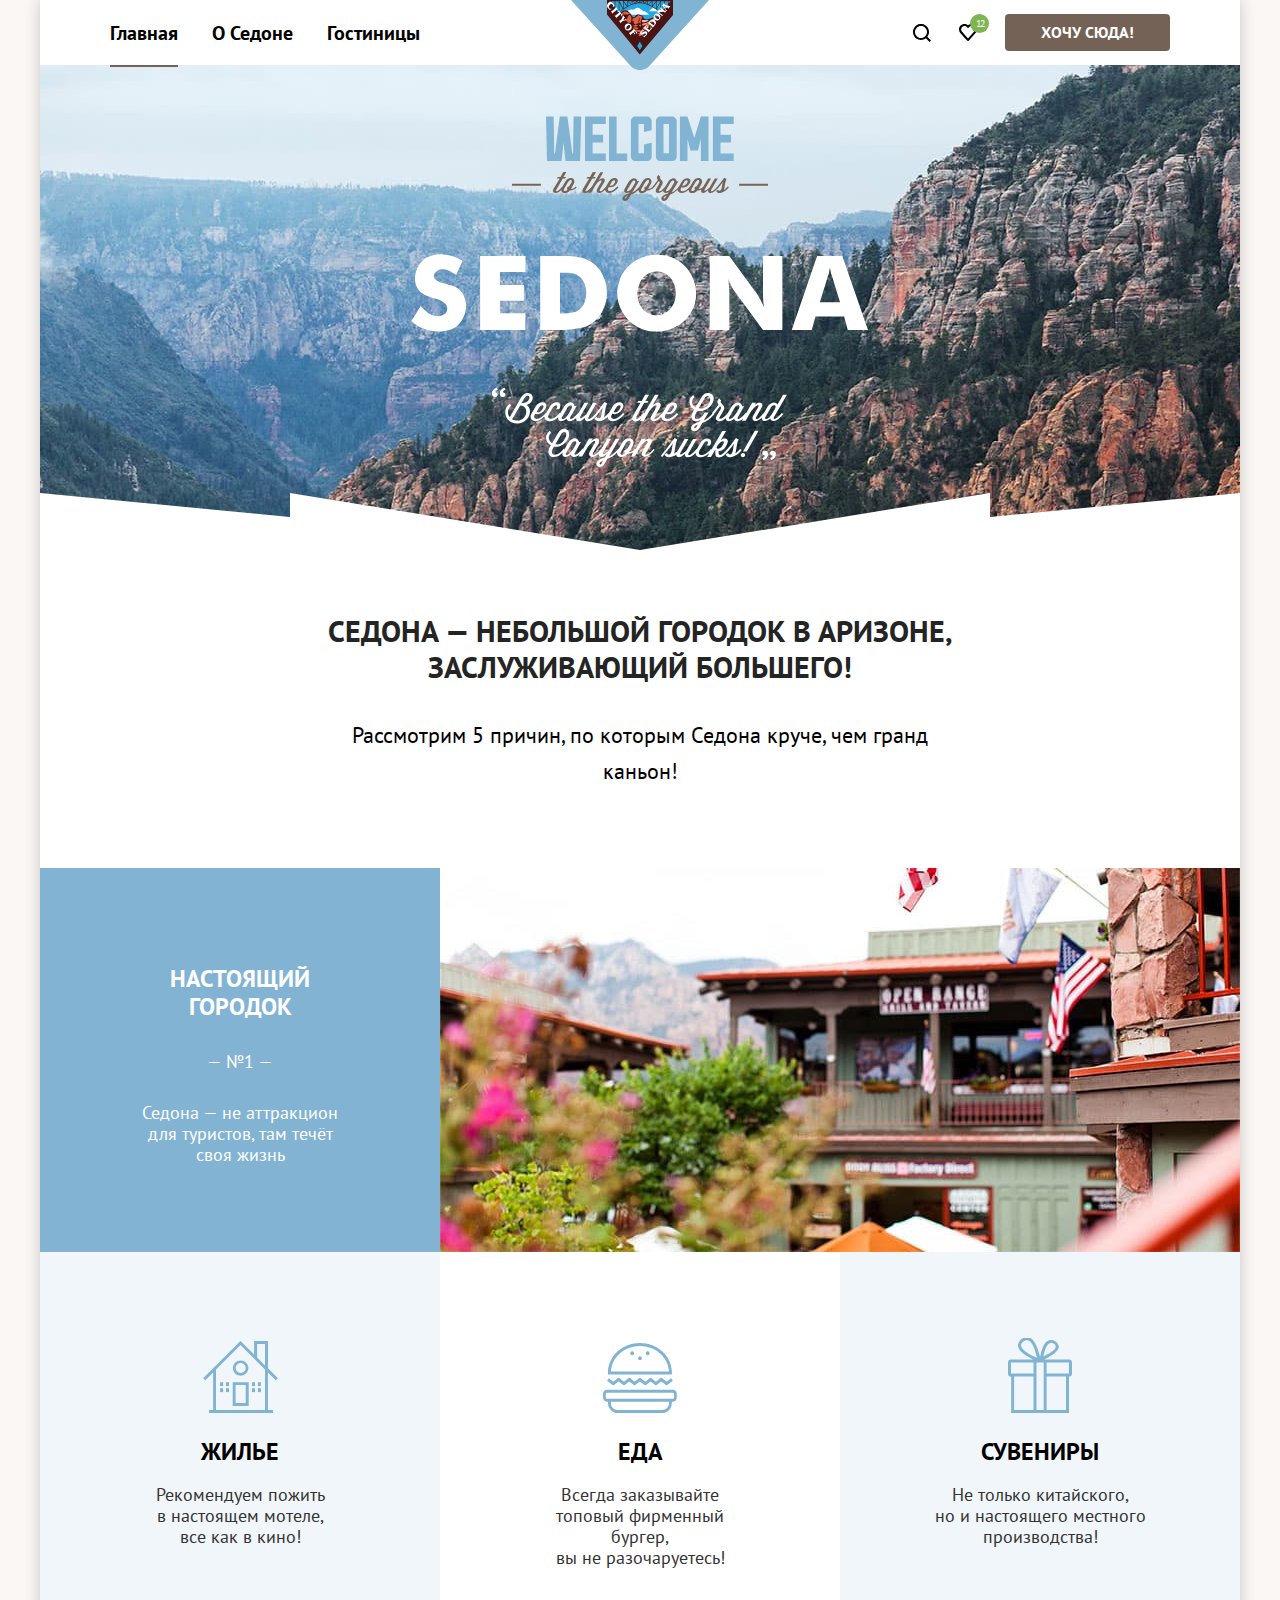
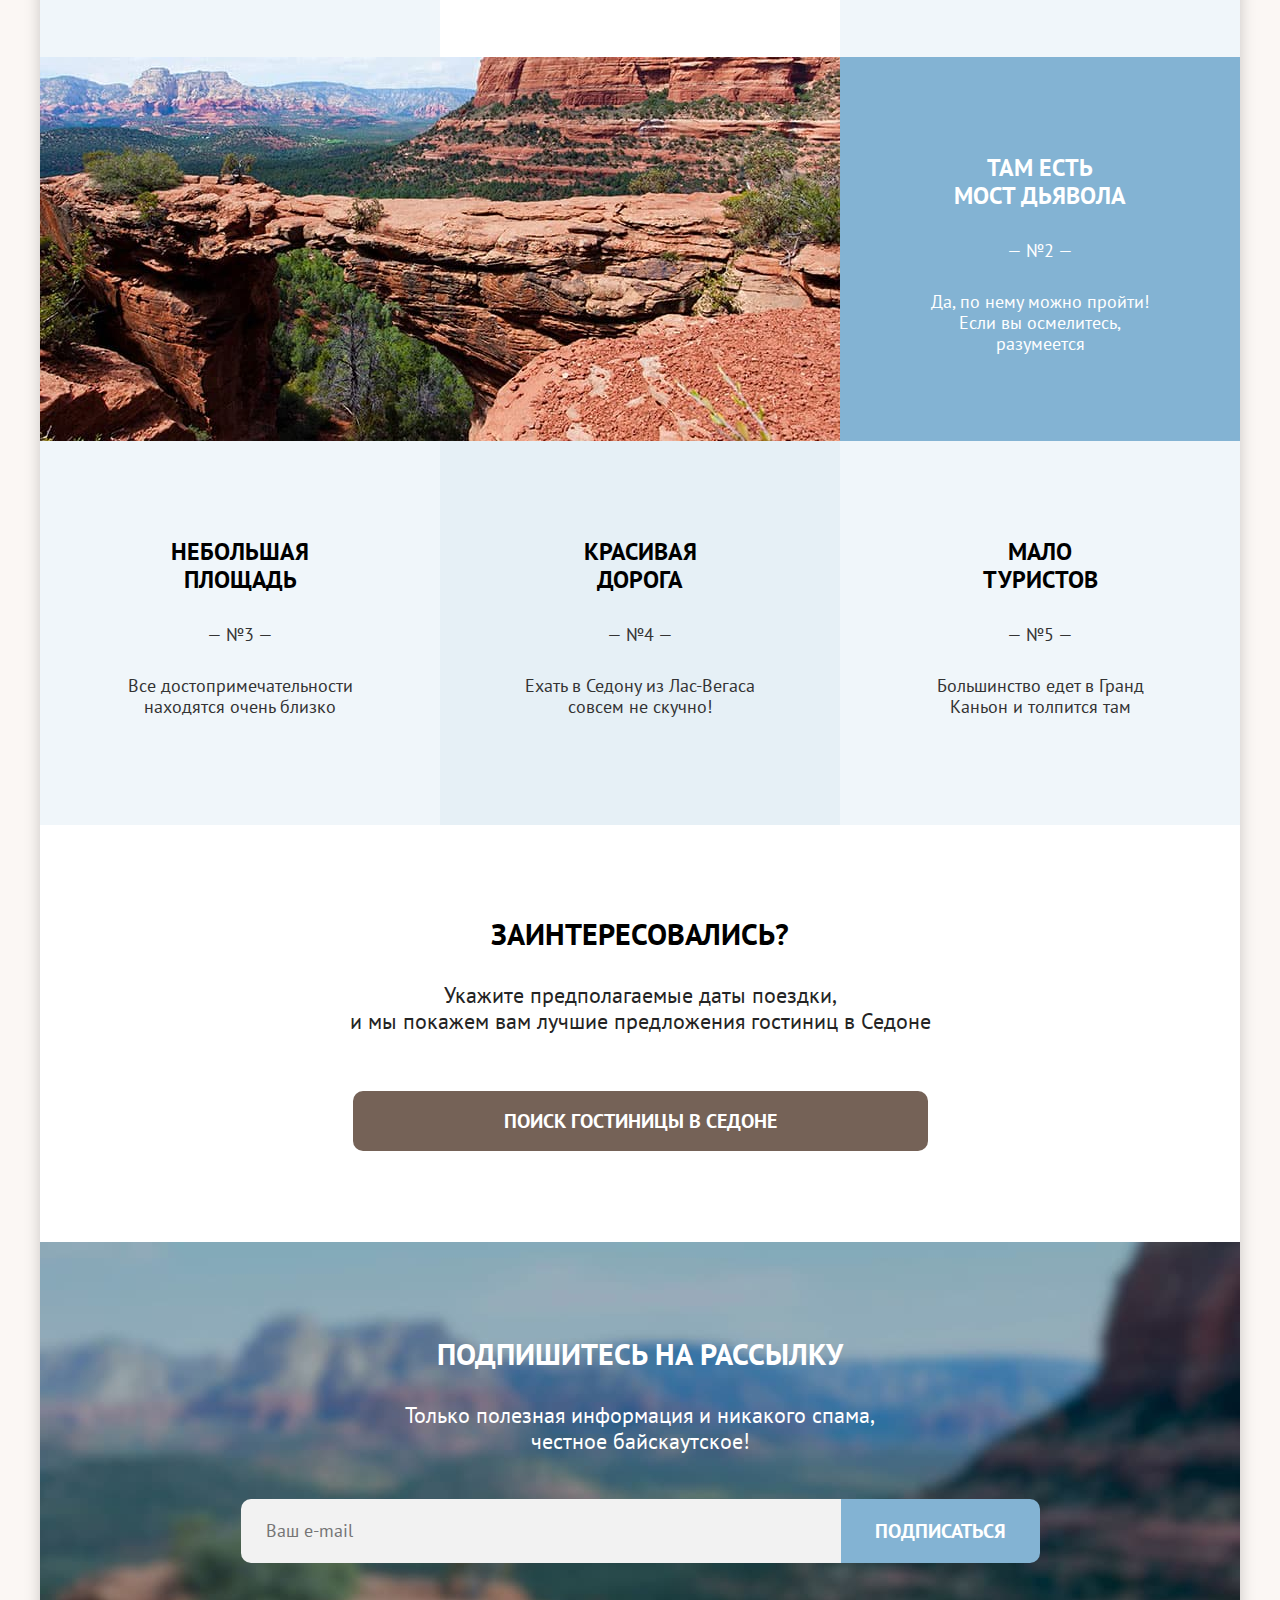
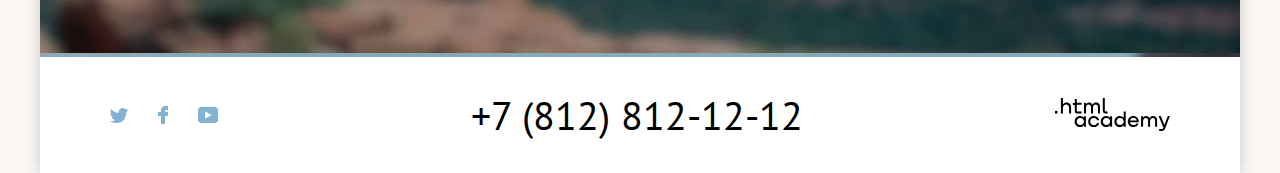
<file: index.html>
<!DOCTYPE html>
<html lang="ru">

<head>
  <meta charset="utf-8">
  <link rel="stylesheet" href="styles/style.css">
  <link rel="icon" href="favicon.ico">
  <title>SEDONA</title>
</head>

<body>
  <div class="wrapper">
    <header class="page-header">
      <div class="page-container page-header-container">
        <nav class="navigation">
          <ul class="navigation-list">
            <li class="navigation-link active">
              <a href="index.html">Главная</a>
            </li>
            <li class="navigation-link">
              <a href="catalog.html">О Седоне</a>
            </li>
            <li class="navigation-link">
              <a href="catalog.html">Гостиницы</a>
            </li>
          </ul>
        </nav>
        <a class="logo" href="/"><img src="img/sedona.svg" width="138" height="70"
            alt="Логотип Гостиницы «SEDONA»."></a>
        <ul class="navigation-user">
          <li class="navigation-user-item">
            <a class="navigation-user-link" href="#">
              <span class="visually-hidden">Поиск</span>
              <svg aria-hidden="true" focusable="false" width="18" height="18" viewBox="0 0 18 18" fill="none"
                role="img" xmlns="http://www.w3.org/2000/svg">
                <g clip-path="url(#clip0_3_16)">
                  <path
                    d="M18 16.5L14.3 12.8C15.3 11.5 16 9.8 16 7.9C16 3.5 12.4 -0.1 8 -0.1C3.6 -0.1 0 3.6 0 8C0 12.4 3.6 16 8 16C9.8 16 11.5 15.4 12.9 14.3L16.6 18L18 16.5ZM8 14C4.7 14 2 11.3 2 8C2 4.7 4.7 2 8 2C11.3 2 14 4.7 14 8C14 11.3 11.3 14 8 14Z"
                    fill="currentColor" />
                </g>
                <defs>
                  <clipPath id="clip0_3_16">
                    <rect width="18" height="18" fill="white" />
                  </clipPath>
                </defs>
              </svg>
            </a>
          </li>
          <li class="navigation-user-item">
            <a class="navigation-user-link" href="#">
              <span class="visually-hidden">Избранное</span>
              <span class="navigation-user-count">12</span>
              <svg class="navigation-icon" aria-hidden="true" focusable="false" width="18" height="17"
                viewBox="0 0 18 17" fill="none" role="img" xmlns="http://www.w3.org/2000/svg">
                <path
                  d="M8.9 17C8.6 17 8.3 16.9 8.1 16.6C2.7 10.5 1.4 9.1 1.1 8.7C0.4 7.8 0 6.6 0 5.4C0 2.4 2.4 0 5.5 0C6.8 0 8 0.5 9 1.3C10 0.5 11.3 0 12.5 0C15.5 0 18 2.4 18 5.4C18 6.7 17.5 7.9 16.7 8.8L9.7 16.7C9.5 16.9 9.3 17 8.9 17ZM2.9 7.5C3.2 7.9 6.4 11.5 9 14.4L15.2 7.4C15.7 6.9 15.9 6.2 15.9 5.4C15.9 3.6 14.4 2.1 12.6 2.1C11.6 2.1 10.6 2.6 9.9 3.4C9.6 3.7 9.3 3.8 9 3.8C8.7 3.8 8.4 3.6 8.2 3.4C7.5 2.6 6.5 2.1 5.5 2.1C3.7 2.1 2.2 3.6 2.2 5.4C2.1 6.3 2.5 7 2.9 7.5C2.8 7.5 2.8 7.5 2.9 7.5Z"
                  fill="currentColor" />
              </svg>
            </a>
          </li>
          <li class="navigation-user-item">
            <button class="navigation-link-button" type="button">Хочу сюда!</button>
          </li>
        </ul>
      </div>
    </header>
    <main class="main-container main-index">
      <h1 class="visually-hidden">Sedona</h1>
      <div class="main-promo">
        <img src="img/welcome.svg" class="img-welcome" width="458" height="352"
          alt="добро пожаловать в гостиницу Седона.">
      </div>
      <section class="advantages">
        <h2 class="visually-hidden">Преимущества</h2>
        <div class=" definition-sedona">
          <p class="advantages-lead">Седона — небольшой городок в Аризоне, заслуживающий большего!</p>
          <p class="advantages-subtitle">Рассмотрим 5 причин, по которым Седона круче, чем гранд каньон!</p>
        </div>
        <ol class="advantages-list">
          <li class="advantages-item-full">
            <div class="advantages-item-inner">
              <h3 class="advantages-title advantages-title-white">Настоящий городок</h3>
              <p class="advantages-num">— №1 —</p>
              <p class="advantages-description">Седона — не аттракцион для&nbsp;туристов, там течёт
                своя&nbsp;жизнь
              </p>
            </div>
            <img class="advantages-image-right" src="img/photo-1.jpg" width="800" height="384"
              alt="Фото гостиницы Седона.">
            <ul class="advantages-sublist">
              <li class="advantages-sublist-item advantages-sublist-item-hotel">
                <h3 class="advantages-title">ЖИЛЬЕ</h3>
                <p class="advantages-description">Рекомендуем пожить в&nbsp;настоящем мотеле,
                  все&nbsp;как&nbsp;в&nbsp;кино!</p>
              </li>
              <li class="advantages-sublist-item advantages-sublist-item-food">
                <h3 class="advantages-title">ЕДА</h3>
                <p class="advantages-description">Всегда заказывайте топовый&nbsp;фирменный бургер,
                  вы&nbsp;не&nbsp;разочаруетесь!
                </p>
              </li>
              <li class="advantages-sublist-item advantages-sublist-item-souvenir">
                <h3 class="advantages-title">СУВЕНИРЫ</h3>
                <p class="advantages-description">Не только китайского, но&nbsp;и&nbsp;настоящего местного производства!
                </p>
              </li>
            </ul>
          </li>
          <li class="advantages-item-full">
            <img class="advantages-image-left" src="img/photo-2.jpg" width="800" height="384"
              alt="Фото природы вокруг гостиницы Седона.">
            <div class="advantages-item-inner">
              <h3 class="advantages-title  advantages-title-white">Там есть
                мост дьявола</h3>
              <p class="advantages-num">— №2 —</p>
              <p class="advantages-description">Да, по нему можно пройти! Если вы осмелитесь, разумеется
              </p>
            </div>
          </li>
          <li class="advantages-item advantages-item-inner">
            <h3 class="advantages-title">Небольшая площадь</h3>
            <p class="advantages-num">— №3 —</p>
            <p class="advantages-description">Все достопримечательности находятся очень близко</p>
          </li>
          <li class="advantages-item advantages-item-inner advantages-item-inner-blue">
            <h3 class="advantages-title">Красивая дорога</h3>
            <p class="advantages-num">— №4 —</p>
            <p class="advantages-description">Ехать в Седону из Лас-Вегаса совсем не скучно!</p>
          </li>
          <li class="advantages-item advantages-item-inner">
            <h3 class="advantages-title">Мало туристов</h3>
            <p class="advantages-num">— №5 —</p>
            <p class="advantages-description">Большинство едет в&nbsp;Гранд Каньон и&nbsp;толпится там</p>
          </li>
        </ol>
      </section>
      <section class="appointment">
        <div class="page-container">
          <h2 class="appointment-title">Заинтересовались?</h2>
          <p class="appointment-main">Укажите предполагаемые даты поездки, <br>
            и&nbsp;мы&nbsp;покажем вам лучшие предложения гостиниц в&nbsp;Седоне</p>
          <button class="button-search">Поиск гостиницы в Седоне</button>
        </div>
      </section>
      <section class="background-footer">
        <div class="page-container">
          <h2 class="contacts-title">ПОДПИШИТЕСЬ НА РАССЫЛКУ</h2>
          <p class="contacts-subtitle">Только полезная информация и никакого спама, честное байскаутское!</p>
          <div class="contacts">
            <form class="contacts-form" action="https://echo.htmlacademy.ru/" method="post">
              <label class="appointment-name">
                <input type="email" name="email" placeholder="Ваш е-mail" class="appointment-form-name" required>
              </label>
              <button class="contacts-button" type="submit">ПОДПИСАТЬСЯ</button>
            </form>
          </div>
        </div>
      </section>
    </main>
    <footer class="footer">
      <div class="page-container footer-container">
        <ul class="footer-social">
          <Li class="footer-link">
            <a class="footer-social-link footer-social-tw" href="#">
              <span class="visually-hidden">Twitter</span>
            </a>
          </Li>
          <Li class="footer-link">
            <a class=" footer-social-link footer-social-facebook" href="#">
              <span class="visually-hidden">Facebook</span>
            </a>
          </Li>
          <Li class="footer-link">
            <a class=" footer-social-link footer-social-youtube" href="#">
              <span class="visually-hidden">Youtube</span>
            </a>
          </Li>
        </ul>
        <a class="contacts-phone" href="tel:+7(812)812-12-12">+7 (812) 812-12-12</a>
        <a class="footer-logo" href="https://htmlacademy.ru" target="_blank">
          <span class="visually-hidden">html academy</span>
          <svg width="115" height="34" viewBox="0 0 115 34" fill="none" role="img" xmlns="http://www.w3.org/2000/svg">
            <path d="M0 12.8999V15.4999H2.5V12.8999H0Z" fill="currentColor" />
            <path
              d="M11.6 4.5C10 4.5 8.80002 5.2 8.00002 6.2H7.90002V0H5.90002V15.5H7.90002V10.2C7.90002 8.1 9.20002 6.6 11.2 6.6C13 6.6 14.1 8 14.1 9.8V15.5H16.1V9.4C16.2 6.4 14.3 4.5 11.6 4.5Z"
              fill="currentColor" />
            <path
              d="M26.6 4.8001H21.8V1.1001H19.8V4.9001H17.9V6.9001H19.8V12.9001C19.8 14.6001 20.8 15.6001 22.5 15.6001H26.6V13.6001H22.9C22.2 13.6001 21.8 13.2001 21.8 12.5001V6.8001H26.6V4.8001Z"
              fill="currentColor" />
            <path
              d="M41.1 4.6001C39.5 4.6001 38.2 5.4001 37.6 6.7001H37.5C36.9 5.5001 35.7 4.6001 34.1 4.6001C32.7 4.6001 31.6 5.4001 31 6.4001H30.9V4.8001H29V15.4001H31V10.0001C31 8.0001 32 6.5001 33.6 6.5001C35.1 6.5001 36 7.5001 36 9.1001V15.4001H38V9.8001C38 7.4001 39.4 6.5001 40.6 6.5001C42.1 6.5001 43 7.5001 43 9.1001V15.4001H45V8.9001C45.1 6.4001 43.6 4.6001 41.1 4.6001Z"
              fill="currentColor" />
            <path
              d="M47.8 12.7C47.8 14.4 48.8 15.4 50.6 15.4H52.6V13.4H50.9001C50.2001 13.4 49.8 13 49.8 12.3V0H47.8V12.7Z"
              fill="currentColor" />
            <path
              d="M28.9 19.6999C28 18.5999 26.7 17.8999 25 17.8999C21.9 17.8999 19.6 20.1999 19.6 23.4999C19.6 26.7999 21.9 29.0999 25 29.0999C26.8 29.0999 28 28.2999 28.8 27.1999H28.9V28.7999H30.9V18.1999H28.9V19.6999ZM25.3 27.0999C23.1 27.0999 21.7 25.4999 21.7 23.4999C21.7 21.4999 23.1 19.8999 25.3 19.8999C27.5 19.8999 28.9 21.4999 28.9 23.4999C28.9 25.3999 27.5 27.0999 25.3 27.0999Z"
              fill="currentColor" />
            <path
              d="M44.2 21.9999C43.7 19.5999 41.5999 17.8999 38.7999 17.8999C35.3999 17.8999 33.2 20.3999 33.2 23.4999C33.2 26.5999 35.3999 29.0999 38.7999 29.0999C41.5999 29.0999 43.7 27.2999 44.2 24.8999H42.0999C41.6999 26.1999 40.3999 27.1999 38.7999 27.1999C36.5999 27.1999 35.2 25.5999 35.2 23.5999C35.2 21.5999 36.5999 19.9999 38.7999 19.9999C40.3999 19.9999 41.5999 20.9999 42.0999 22.1999H44.2V21.9999Z"
              fill="currentColor" />
            <path
              d="M55.1 19.6999C54.2 18.5999 52.9001 17.8999 51.2001 17.8999C48.1001 17.8999 45.8 20.1999 45.8 23.4999C45.8 26.7999 48.1001 29.0999 51.2001 29.0999C53.0001 29.0999 54.2 28.2999 55 27.1999H55.1V28.7999H57.1V18.1999H55.1V19.6999ZM51.5 27.0999C49.3 27.0999 47.9001 25.4999 47.9001 23.4999C47.9001 21.4999 49.3 19.8999 51.5 19.8999C53.7 19.8999 55.1 21.4999 55.1 23.4999C55.1 25.3999 53.6 27.0999 51.5 27.0999Z"
              fill="currentColor" />
            <path
              d="M68.7 19.7999C67.8 18.6999 66.5 17.8999 64.8 17.8999C61.7 17.8999 59.4 20.1999 59.4 23.4999C59.4 26.7999 61.6 29.0999 64.8 29.0999C66.5 29.0999 67.8 28.2999 68.6 27.2999H68.7V28.7999H70.7V13.3999H68.7V19.7999ZM65.1 27.0999C62.9 27.0999 61.5 25.4999 61.5 23.4999C61.5 21.4999 62.9 19.8999 65.1 19.8999C67.3 19.8999 68.7 21.4999 68.7 23.4999C68.6 25.4999 67.2 27.0999 65.1 27.0999Z"
              fill="currentColor" />
            <path
              d="M78.3 17.8999C75 17.8999 72.8 20.3999 72.8 23.4999C72.8 26.4999 74.9 29.0999 78.3 29.0999C80.8 29.0999 82.8 27.7999 83.5 25.4999H81.4C80.9 26.4999 79.8 27.0999 78.4 27.0999C76.5 27.0999 75.1 25.7999 75 24.1999H83.8C84 20.5999 81.8 17.8999 78.3 17.8999ZM78.3 19.7999C80 19.7999 81.3 20.7999 81.6 22.3999H75.1C75.4 20.8999 76.6 19.7999 78.3 19.7999Z"
              fill="currentColor" />
            <path
              d="M98.2 17.8999C96.6 17.8999 95.3 18.6999 94.6 19.8999H94.5C93.9 18.6999 92.7 17.8999 91.1 17.8999C89.7 17.8999 88.6 18.5999 88 19.6999V18.1999H86.1V28.7999H88.1V23.3999C88.1 21.3999 89.1 19.9999 90.7 19.8999C92.2 19.8999 93.1 20.8999 93.1 22.4999V28.7999H95.1V23.1999C95.1 20.7999 96.5 19.8999 97.7 19.8999C99.2 19.8999 100.1 20.8999 100.1 22.4999V28.7999H102.1V22.2999C102.2 19.6999 100.7 17.8999 98.2 17.8999Z"
              fill="currentColor" />
            <path
              d="M109.4 27.0001L105.8 18.1001H103.6L108.4 29.7001C108.1 30.6001 107.7 30.9001 106.7 30.9001H104.2V32.9001H106.7C108.5 32.9001 109.5 32.1001 110.2 30.3001L114.9 18.1001H112.8L109.4 27.0001Z"
              fill="currentColor" />
          </svg>
        </a>
      </div>
    </footer>
  </div>
</body>

</html>
</file>
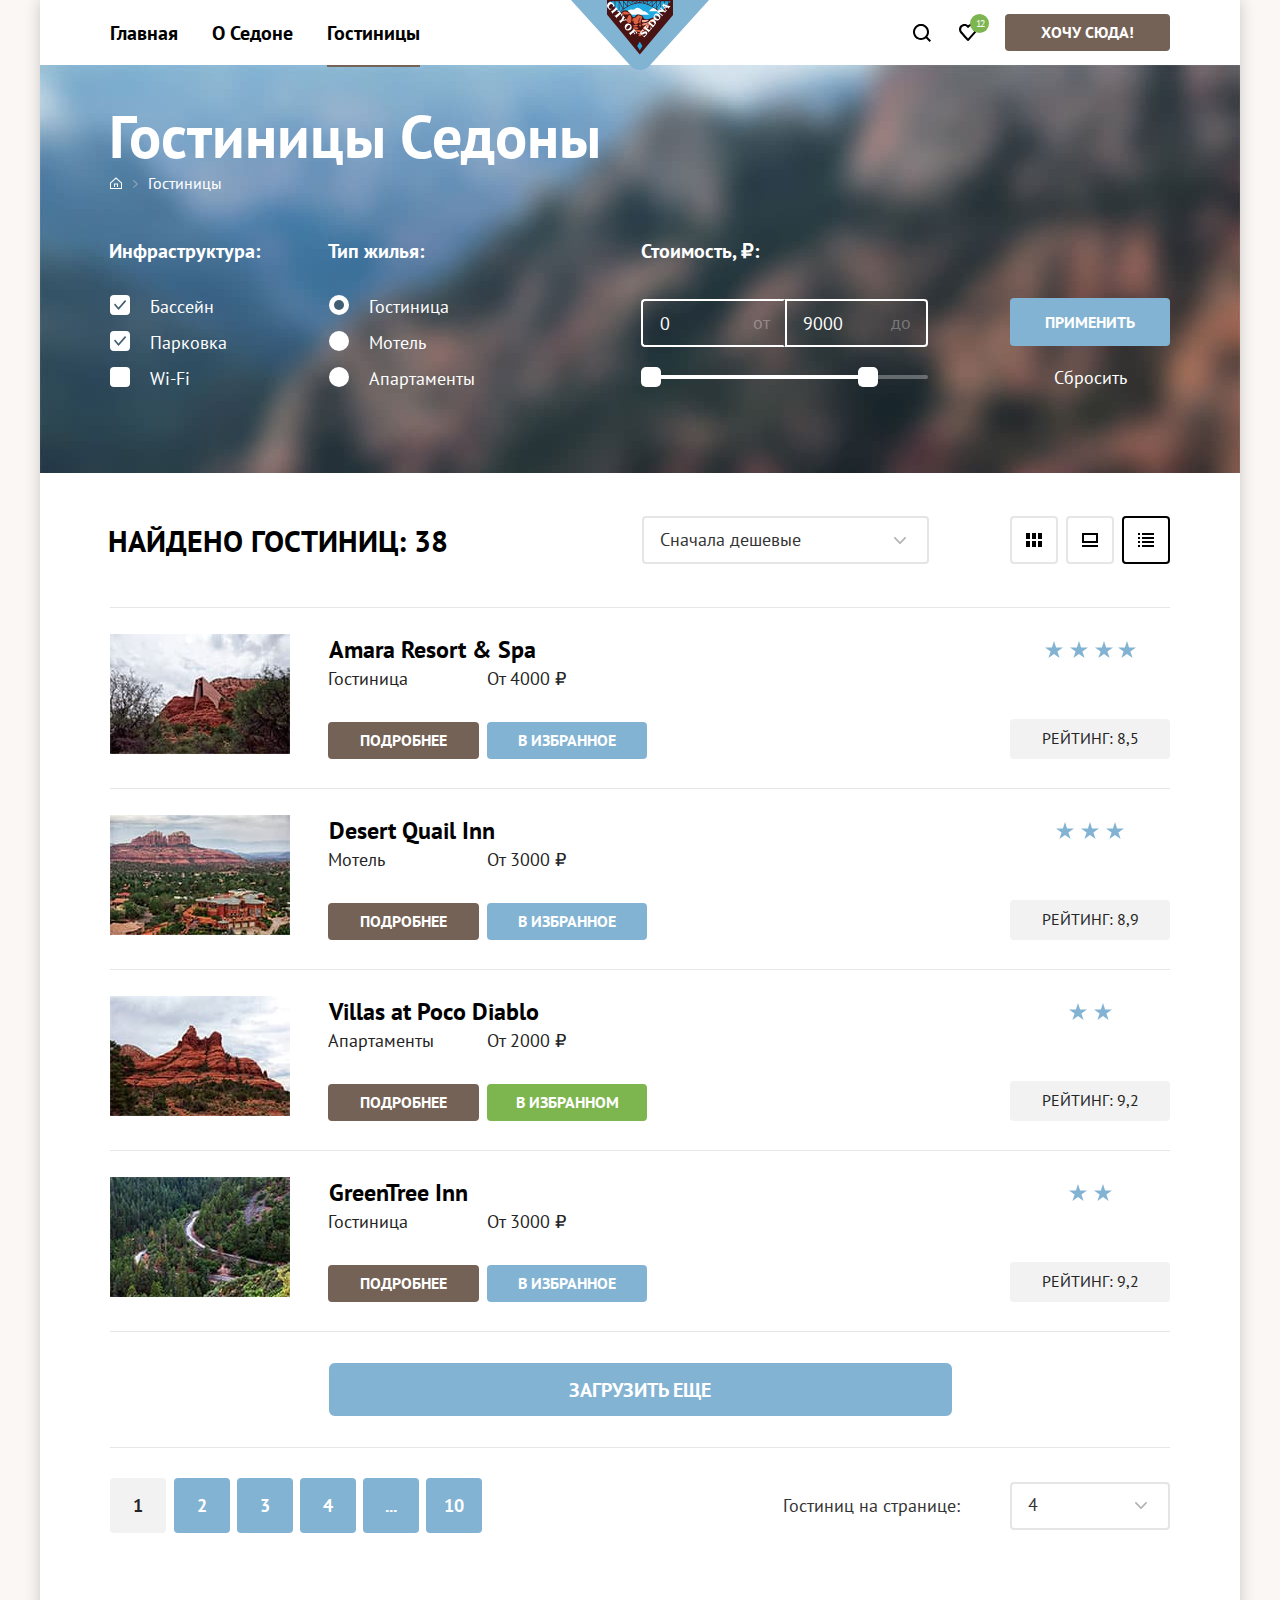
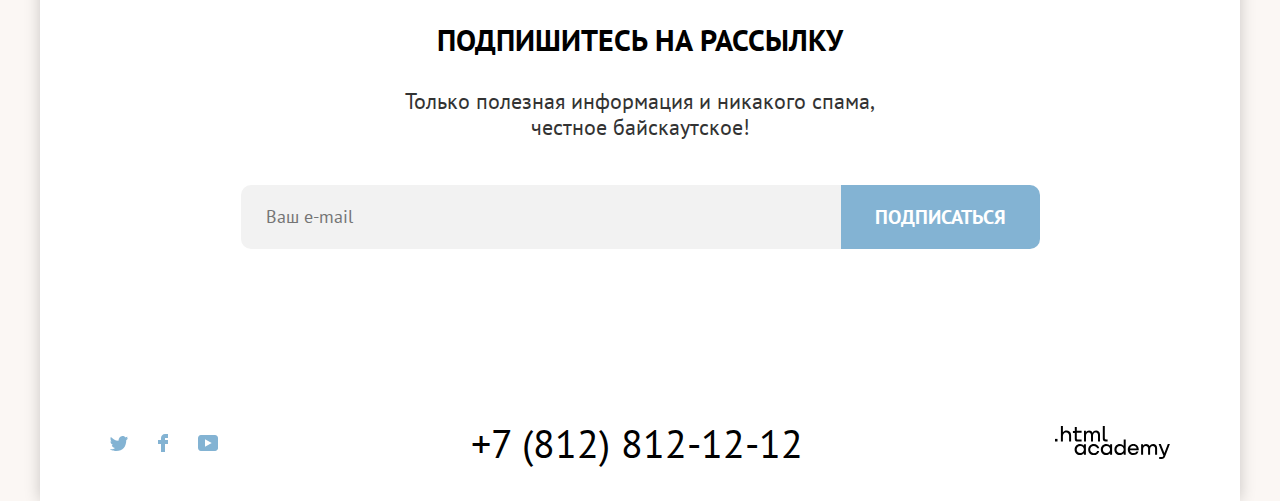
<file: catalog.html>
<!DOCTYPE html>
<html lang="ru">

<head>
  <meta charset="utf-8">
  <link rel="stylesheet" href="styles/style.css">
  <link rel="icon" href="favicon.ico">
  <title>SEDONA</title>
</head>

<body>
  <div class="wrapper">
    <header class="page-header">
      <div class="page-container page-header-container">
        <nav class="navigation">
          <ul class="navigation-list">
            <li class="navigation-link">
              <a href="index.html">Главная</a>
            </li>
            <li class="navigation-link">
              <a href="catalog.html">О Седоне</a>
            </li>
            <li class="navigation-link active">
              <a href="catalog.html">Гостиницы</a>
            </li>
          </ul>
        </nav>
        <a class="logo" href="/"><img src="img/sedona.svg" width="138" height="70"
            alt="Логотип Гостиницы «SEDONA»."></a>
        <ul class="navigation-user">
          <li class="navigation-user-item">
            <a class="navigation-user-link" href="#">
              <span class="visually-hidden">Поиск</span>
              <svg aria-hidden="true" focusable="false" width="18" height="18" viewBox="0 0 18 18" fill="none"
                role="img" xmlns="http://www.w3.org/2000/svg">
                <g clip-path="url(#clip0_3_16)">
                  <path
                    d="M18 16.5L14.3 12.8C15.3 11.5 16 9.8 16 7.9C16 3.5 12.4 -0.1 8 -0.1C3.6 -0.1 0 3.6 0 8C0 12.4 3.6 16 8 16C9.8 16 11.5 15.4 12.9 14.3L16.6 18L18 16.5ZM8 14C4.7 14 2 11.3 2 8C2 4.7 4.7 2 8 2C11.3 2 14 4.7 14 8C14 11.3 11.3 14 8 14Z"
                    fill="currentColor" />
                </g>
                <defs>
                  <clipPath id="clip0_3_16">
                    <rect width="18" height="18" fill="white" />
                  </clipPath>
                </defs>
              </svg>
            </a>
          </li>
          <li class="navigation-user-item">
            <a class="navigation-user-link" href="#">
              <span class="visually-hidden">Избранное</span>
              <span class="navigation-user-count">12</span>
              <svg class="navigation-icon" aria-hidden="true" focusable="false" width="18" height="17"
                viewBox="0 0 18 17" fill="none" role="img" xmlns="http://www.w3.org/2000/svg">
                <path
                  d="M8.9 17C8.6 17 8.3 16.9 8.1 16.6C2.7 10.5 1.4 9.1 1.1 8.7C0.4 7.8 0 6.6 0 5.4C0 2.4 2.4 0 5.5 0C6.8 0 8 0.5 9 1.3C10 0.5 11.3 0 12.5 0C15.5 0 18 2.4 18 5.4C18 6.7 17.5 7.9 16.7 8.8L9.7 16.7C9.5 16.9 9.3 17 8.9 17ZM2.9 7.5C3.2 7.9 6.4 11.5 9 14.4L15.2 7.4C15.7 6.9 15.9 6.2 15.9 5.4C15.9 3.6 14.4 2.1 12.6 2.1C11.6 2.1 10.6 2.6 9.9 3.4C9.6 3.7 9.3 3.8 9 3.8C8.7 3.8 8.4 3.6 8.2 3.4C7.5 2.6 6.5 2.1 5.5 2.1C3.7 2.1 2.2 3.6 2.2 5.4C2.1 6.3 2.5 7 2.9 7.5C2.8 7.5 2.8 7.5 2.9 7.5Z"
                  fill="currentColor" />
              </svg>
            </a>
          </li>
          <li class="navigation-user-item">
            <button class="navigation-link-button" type="button">Хочу сюда!</button>
          </li>
        </ul>
      </div>
    </header>
    <main class="main-inner">
      <section class="filters">
        <div class="page-container">
          <h1 class="filters-container-title">Гостиницы Седоны</h1>
          <ul class="breadcrumbs">
            <li class="breadcrumbs-item breadcrumbs-home">
              <a class="breadcrumbs-link breadcrumbs-home-link" href="index.html">
                <span class="visually-hidden">Переход на главную</span>
              </a>
            </li>
            <li class="breadcrumbs-item breadcrumbs-hotels">
              <a class="breadcrumbs-link breadcrumbs-hotels-link" href="#">Гостиницы</a>
            </li>
          </ul>
          <form class="catalog-filter" action="https://echo.htmlacademy.ru/" method="get">
            <fieldset class="catalog-filter-group-infrastructure catalog-fieldset">
              <legend class="catalog-filter-title">Инфраструктура:</legend>
              <ul class="catalog-filter-list">
                <li class="catalog-filter-item">
                  <label class="control-checkbox">
                    <input class="visually-hidden control-input" type="checkbox" name="swimming-pool" checked>
                    <span class="control-checkbox-mark"></span>
                    <span class="control-label">Бассейн</span>
                  </label>
                </li>
                <li class="catalog-filter-item">
                  <label class="control-checkbox">
                    <input class="visually-hidden control-input" type="checkbox" name="parking" checked>
                    <span class="control-checkbox-mark"></span>
                    <span class="control-label">Парковка</span>
                  </label>
                </li>
                <li class="catalog-filter-item">
                  <label class="control-checkbox">
                    <input class="visually-hidden control-input" type="checkbox" name="Wi-Fi">
                    <span class="control-checkbox-mark"></span>
                    <span class="control-label">Wi-Fi</span>
                  </label>
                </li>
              </ul>
            </fieldset>
            <fieldset class="catalog-filter-group-type-house catalog-fieldset">
              <legend class="catalog-filter-title">Тип жилья:</legend>
              <ul class="catalog-filter-list">
                <li class="catalog-filter-item">
                  <label class="control-radio">
                    <input class="visually-hidden control-input" type="radio" name="product-group" value="hotel"
                      checked>
                    <span class="control-radio-mark"></span>
                    <span class="control-label">Гостиница</span>
                  </label>
                </li>
                <li class="catalog-filter-item">
                  <label class="control-radio">
                    <input class="visually-hidden control-input" type="radio" name="product-group" value="Motel">
                    <span class="control-radio-mark"></span>
                    <span class="control-label">Мотель</span>
                  </label>
                </li>
                <li class="catalog-filter-item">
                  <label class="control-radio">
                    <input class="visually-hidden control-input" type="radio" name="product-group" value="apartments">
                    <span class="control-radio-mark"></span>
                    <span class="control-label">Апартаменты</span>
                  </label>
                </li>
              </ul>
            </fieldset>
            <fieldset class="catalog-filter-group-price catalog-fieldset">
              <legend class="catalog-filter-title">Стоимость, ₽:</legend>
              <div class="price-range-container">
                <label class="visually-hidden" for="min-price">Минимальная цена</label>
                <input class="catalog-filter-input min-price" type="number" name="min-price" id="min-price"
                  placeholder="от" value="0" required>
                <span class="min-price-placeholder">от</span>
                <label class="visually-hidden" for="max-price">Максимальная цена</label>
                <input class="catalog-filter-input max-price" type="number" name="max-price" id="max-price"
                  placeholder="до" value="9000" required>
                <span class="max-price-placeholder">до</span>
              </div>
              <div class="filter-price-range-scale">
                <div class="range-bar">
                  <button class="range-toggle toggle-min" type="button">
                    <span class="visually-hidden">Изменить минимальную цену.</span>
                  </button>
                  <button class="range-toggle toggle-max" type="button">
                    <span class="visually-hidden">Изменить максимальную цену.</span>
                  </button>
                </div>
              </div>
            </fieldset>
            <div class="catalog-filter-buttons">
              <button class="button apply-button" type="submit">ПРИМЕНИТЬ</button>
              <button class="button reset-button" type="reset"><span class="button-text">Сбросить</span></button>
            </div>
          </form>
        </div>
      </section>
      <section>
        <div class="page-container">
          <h2 class="visually-hidden">Лучшие предложения</h2>
          <div class="list-view">
            <p class="filter-result">НАЙДЕНО ГОСТИНИЦ: <span class="filter-result-count">38</span></p>
            <div class="sorting-container">
              <div class="sorting-type">
                <form action="https://echo.htmlacademy.ru/" method="get" class="form-to-select">
                  <label class="visually-hidden" for="sorting">Сортировка</label>
                  <select class="select-control" id="sorting" name="sorting">
                    <option value="popular">Сначала дешевые</option>
                    <option value="cheap">Сначала дорогие</option>
                    <option value="expensive">Сначала популярные</option>
                  </select>
                </form>
              </div>
              <ul class="display-search-result">
                <li class="display-search-result-item">
                  <a href="#" class="button display-search-button mode-tile">
                    <span class="visually-hidden">Показать карточки</span>
                  </a>
                </li>
                <li class="display-search-result-item">
                  <a href="#" class="button  display-search-button mode-slideshow">
                    <span class="visually-hidden">Показать слайды</span>
                  </a>
                </li>
                <li class="display-search-result-item">
                  <a href="#" class="button display-search-button  mode-list display-search-button-active">
                    <span class="visually-hidden">Показать список</span>
                  </a>
                </li>
              </ul>
            </div>
          </div>
          <ul class="hotel-list">
            <li class="hotel-card">
              <a href="#" class="hotel-image-container">
                <img class="hotel-card-image" src="img/hotel-1.jpg" width="180" height="120"
                  alt="Amara Resort & Spa Гостиница.">
              </a>
              <div class="hotel-card-content-container">
                <a class="hotel-card-title" href="#">Amara Resort &amp;&nbsp;Spa</a>
                <div class="hotel-type-price-container">
                  <span class="hotel-type">Гостиница</span>
                  <span class="hotel-price">От&nbsp;4000&nbsp;₽</span>
                  <a href="#" class="button hotel-detail-button">ПОДРОБНЕЕ</a>
                  <a href="#" class="button add-to-favorites-button">В&nbsp;избранное</a>
                </div>
              </div>
              <div class="hotel-card-rating-container">
                <span class="rating-stars four-stars"><span class="visually-hidden">Звездность отеля</span></span>
                <p class="rating">РЕЙТИНГ: 8,5</p>
              </div>
            </li>
            <li class="hotel-card">
              <a href="#" class="hotel-image-container">
                <img class="hotel-card-image" src="img/hotel-2.jpg" width="180" height="120"
                  alt="Desert Quail Inn Мотель.">
              </a>
              <div class="hotel-card-content-container">
                <a class="hotel-card-title" href="#">Desert Quail Inn</a>
                <div class="hotel-type-price-container">
                  <span class="hotel-type">Мотель</span>
                  <span class="hotel-price">От&nbsp;3000&nbsp;₽</span>
                  <a href="#" class="button hotel-detail-button">ПОДРОБНЕЕ</a>
                  <a href="#" class="button add-to-favorites-button">В&nbsp;избранное</a>
                </div>
              </div>
              <div class="hotel-card-rating-container">
                <span class="rating-stars three-stars"><span class="visually-hidden">Звездность отеля</span></span>
                <p class="rating">РЕЙТИНГ: 8,9</p>
              </div>
            </li>
            <li class="hotel-card">
              <a href="#" class="hotel-image-container">
                <img class="hotel-card-image" src="img/hotel-3.jpg" width="180" height="120"
                  alt="Villas at Poco Diablo Апартаменты.">
              </a>
              <div class="hotel-card-content-container">
                <a class="hotel-card-title" href="#">Villas at&nbsp;Poco Diablo</a>
                <div class="hotel-type-price-container">
                  <span class="hotel-type">Апартаменты</span>
                  <span class="hotel-price">От&nbsp;2000&nbsp;₽</span>
                  <a href="#" class="button hotel-detail-button">ПОДРОБНЕЕ</a>
                  <a href="#" class="button add-to-favorites-button in-favorites">В&nbsp;ИЗБРАННОМ</a>
                </div>
              </div>
              <div class="hotel-card-rating-container">
                <span class="rating-stars two-stars"><span class="visually-hidden">Звездность отеля</span></span>
                <p class="rating">РЕЙТИНГ: 9,2</p>
              </div>
            </li>
            <li class="hotel-card">
              <a href="#" class="hotel-image-container">
                <img class="hotel-card-image" src="img/hotel-4.jpg" width="180" height="120"
                  alt="GreenTree Inn Гостиница.">
              </a>
              <div class="hotel-card-content-container">
                <a class="hotel-card-title" href="#">GreenTree Inn</a>
                <div class="hotel-type-price-container">
                  <span class="hotel-type">Гостиница</span>
                  <span class="hotel-price">От&nbsp;3000&nbsp;₽</span>
                  <a href="#" class="button hotel-detail-button">ПОДРОБНЕЕ</a>
                  <a href="#" class="button add-to-favorites-button">В&nbsp;избранное</a>
                </div>
              </div>
              <div class="hotel-card-rating-container">
                <span class="rating-stars two-stars"><span class="visually-hidden">Звездность отеля</span></span>
                <p class="rating">РЕЙТИНГ: 9,2</p>
              </div>
            </li>
          </ul>
          <div class="product-button">
            <button class="product-pages">Загрузить еще</button>
          </div>
          <div class="number-pages">
            <div class="block-pages">
              <a href="#" class="pages pagination-item">1</a>
              <a href="#" class="pages">2</a>
              <a href="#" class="pages">3</a>
              <a href="#" class="pages">4</a>
              <a href="#" class="pages">...</a>
              <a href="#" class="pages">10</a>
            </div>
            <form class="sorting" action="https://echo.htmlacademy.ru/" method="post">
              <p class="residence-footer">
                Гостиниц на странице:
              </p>
              <select class="select-control select-pages" id="sorting-list" name="sorting-list">
                <option value="cheap">4</option>
              </select>
            </form>
          </div>
        </div>
      </section>
      <section class="white-footer">
        <div class="page-container">
          <h2 class="contacts-title">ПОДПИШИТЕСЬ НА РАССЫЛКУ</h2>
          <p class="contacts-subtitle">Только полезная информация и никакого спама,<br> честное байскаутское!</p>
          <div class="contacts">
            <form class="contacts-form" action="https://echo.htmlacademy.ru/" method="post">
              <label class="appointment-name">
                <input type="email" name="email" placeholder="Ваш е-mail" class="appointment-form-name" required>
              </label>
              <button class="contacts-button" type="submit">ПОДПИСАТЬСЯ</button>
            </form>
          </div>
        </div>
      </section>
    </main>
    <footer class="footer">
      <div class="page-container footer-container">
        <ul class="footer-social">
          <Li class="footer-link">
            <a class="footer-social-link footer-social-tw" href="#">
              <span class="visually-hidden">Twitter</span>
            </a>
          </Li>
          <Li class="footer-link">
            <a class=" footer-social-link footer-social-facebook" href="#">
              <span class="visually-hidden">Facebook</span>
            </a>
          </Li>
          <Li class="footer-link">
            <a class=" footer-social-link footer-social-youtube" href="#">
              <span class="visually-hidden">Youtube</span>
            </a>
          </Li>
        </ul>
        <a class="contacts-phone" href="tel:+7(812)812-12-12">+7 (812) 812-12-12</a>
        <a class="footer-logo" href="https://htmlacademy.ru" target="_blank">
          <span class="visually-hidden">html academy</span>
          <svg width="115" height="34" viewBox="0 0 115 34" fill="none" role="img" xmlns="http://www.w3.org/2000/svg">
            <path d="M0 12.8999V15.4999H2.5V12.8999H0Z" fill="currentColor" />
            <path
              d="M11.6 4.5C10 4.5 8.80002 5.2 8.00002 6.2H7.90002V0H5.90002V15.5H7.90002V10.2C7.90002 8.1 9.20002 6.6 11.2 6.6C13 6.6 14.1 8 14.1 9.8V15.5H16.1V9.4C16.2 6.4 14.3 4.5 11.6 4.5Z"
              fill="currentColor" />
            <path
              d="M26.6 4.8001H21.8V1.1001H19.8V4.9001H17.9V6.9001H19.8V12.9001C19.8 14.6001 20.8 15.6001 22.5 15.6001H26.6V13.6001H22.9C22.2 13.6001 21.8 13.2001 21.8 12.5001V6.8001H26.6V4.8001Z"
              fill="currentColor" />
            <path
              d="M41.1 4.6001C39.5 4.6001 38.2 5.4001 37.6 6.7001H37.5C36.9 5.5001 35.7 4.6001 34.1 4.6001C32.7 4.6001 31.6 5.4001 31 6.4001H30.9V4.8001H29V15.4001H31V10.0001C31 8.0001 32 6.5001 33.6 6.5001C35.1 6.5001 36 7.5001 36 9.1001V15.4001H38V9.8001C38 7.4001 39.4 6.5001 40.6 6.5001C42.1 6.5001 43 7.5001 43 9.1001V15.4001H45V8.9001C45.1 6.4001 43.6 4.6001 41.1 4.6001Z"
              fill="currentColor" />
            <path
              d="M47.8 12.7C47.8 14.4 48.8 15.4 50.6 15.4H52.6V13.4H50.9001C50.2001 13.4 49.8 13 49.8 12.3V0H47.8V12.7Z"
              fill="currentColor" />
            <path
              d="M28.9 19.6999C28 18.5999 26.7 17.8999 25 17.8999C21.9 17.8999 19.6 20.1999 19.6 23.4999C19.6 26.7999 21.9 29.0999 25 29.0999C26.8 29.0999 28 28.2999 28.8 27.1999H28.9V28.7999H30.9V18.1999H28.9V19.6999ZM25.3 27.0999C23.1 27.0999 21.7 25.4999 21.7 23.4999C21.7 21.4999 23.1 19.8999 25.3 19.8999C27.5 19.8999 28.9 21.4999 28.9 23.4999C28.9 25.3999 27.5 27.0999 25.3 27.0999Z"
              fill="currentColor" />
            <path
              d="M44.2 21.9999C43.7 19.5999 41.5999 17.8999 38.7999 17.8999C35.3999 17.8999 33.2 20.3999 33.2 23.4999C33.2 26.5999 35.3999 29.0999 38.7999 29.0999C41.5999 29.0999 43.7 27.2999 44.2 24.8999H42.0999C41.6999 26.1999 40.3999 27.1999 38.7999 27.1999C36.5999 27.1999 35.2 25.5999 35.2 23.5999C35.2 21.5999 36.5999 19.9999 38.7999 19.9999C40.3999 19.9999 41.5999 20.9999 42.0999 22.1999H44.2V21.9999Z"
              fill="currentColor" />
            <path
              d="M55.1 19.6999C54.2 18.5999 52.9001 17.8999 51.2001 17.8999C48.1001 17.8999 45.8 20.1999 45.8 23.4999C45.8 26.7999 48.1001 29.0999 51.2001 29.0999C53.0001 29.0999 54.2 28.2999 55 27.1999H55.1V28.7999H57.1V18.1999H55.1V19.6999ZM51.5 27.0999C49.3 27.0999 47.9001 25.4999 47.9001 23.4999C47.9001 21.4999 49.3 19.8999 51.5 19.8999C53.7 19.8999 55.1 21.4999 55.1 23.4999C55.1 25.3999 53.6 27.0999 51.5 27.0999Z"
              fill="currentColor" />
            <path
              d="M68.7 19.7999C67.8 18.6999 66.5 17.8999 64.8 17.8999C61.7 17.8999 59.4 20.1999 59.4 23.4999C59.4 26.7999 61.6 29.0999 64.8 29.0999C66.5 29.0999 67.8 28.2999 68.6 27.2999H68.7V28.7999H70.7V13.3999H68.7V19.7999ZM65.1 27.0999C62.9 27.0999 61.5 25.4999 61.5 23.4999C61.5 21.4999 62.9 19.8999 65.1 19.8999C67.3 19.8999 68.7 21.4999 68.7 23.4999C68.6 25.4999 67.2 27.0999 65.1 27.0999Z"
              fill="currentColor" />
            <path
              d="M78.3 17.8999C75 17.8999 72.8 20.3999 72.8 23.4999C72.8 26.4999 74.9 29.0999 78.3 29.0999C80.8 29.0999 82.8 27.7999 83.5 25.4999H81.4C80.9 26.4999 79.8 27.0999 78.4 27.0999C76.5 27.0999 75.1 25.7999 75 24.1999H83.8C84 20.5999 81.8 17.8999 78.3 17.8999ZM78.3 19.7999C80 19.7999 81.3 20.7999 81.6 22.3999H75.1C75.4 20.8999 76.6 19.7999 78.3 19.7999Z"
              fill="currentColor" />
            <path
              d="M98.2 17.8999C96.6 17.8999 95.3 18.6999 94.6 19.8999H94.5C93.9 18.6999 92.7 17.8999 91.1 17.8999C89.7 17.8999 88.6 18.5999 88 19.6999V18.1999H86.1V28.7999H88.1V23.3999C88.1 21.3999 89.1 19.9999 90.7 19.8999C92.2 19.8999 93.1 20.8999 93.1 22.4999V28.7999H95.1V23.1999C95.1 20.7999 96.5 19.8999 97.7 19.8999C99.2 19.8999 100.1 20.8999 100.1 22.4999V28.7999H102.1V22.2999C102.2 19.6999 100.7 17.8999 98.2 17.8999Z"
              fill="currentColor" />
            <path
              d="M109.4 27.0001L105.8 18.1001H103.6L108.4 29.7001C108.1 30.6001 107.7 30.9001 106.7 30.9001H104.2V32.9001H106.7C108.5 32.9001 109.5 32.1001 110.2 30.3001L114.9 18.1001H112.8L109.4 27.0001Z"
              fill="currentColor" />
          </svg>
        </a>
      </div>
    </footer>
    <div class="modal-container">
      <div class="modal modal-search">
        <button type="button" class="modal-close-button">
          <svg width="13" height="13" viewBox="0 0 13 13" fill="none" role="img" xmlns="http://www.w3.org/2000/svg">
            <path
              d="M13 1.2 11.8 0 6.5 5.3 1.2 0 0 1.2l5.3 5.3L0 11.8 1.2 13l5.3-5.3 5.3 5.3 1.2-1.2-5.3-5.3L13 1.2Z" />
          </svg>
          <span class="visually-hidden">Закрыть</span>
        </button>
        <section class="modal-content">
          <h2 class="modal-title">Поиск гостиницы в&nbsp;Седоне</h2>
          <form class="search-form" action="https://echo.htmlacademy.ru/" method="post">
            <span class="form-label form-label-container">
              <label for="arrival-date">Дата заезда:</label>
            </span>
            <div class="calendar-input-container input-container">
              <input class="field field-search-day field-search-error" type="text" id="arrival-date" name="arrival-date"
                placeholder="Укажите дату" value="27 апреля 2020" required>
              <span class="search-error-text">Мы не можем отправить вас в прошлое.</span>
            </div>
            <span class="form-label form-label-container">
              <label for="check-out-date">Дата выезда:</label>
            </span>
            <div class="calendar-input-container input-container">
              <input class="field field-search-day field-search-ok" type="text" id="check-out-date"
                name="check-out-date" placeholder="Укажите дату" value="1 сентября 2021" required>
              <span class="search-ok-text">На эти даты есть свободные номера. Пока есть.</span>
            </div>
            <label class="form-label" for="number-of-adults">Взрослые:</label>
            <div class="field-group-input number-of-residents-container">
              <button class="minus" type="button">
                <span class="visually-hidden">Уменьшить количество взрослых</span>
              </button>
              <input class="field number-of-residents-field" type="text" id="number-of-adults" name="number-of-adults"
                placeholder="0" value="2" required>
              <button class="plus" type="button">
                <span class="visually-hidden">Увеличить количество взрослых</span>
              </button>
            </div>
            <label class="form-label amount-children-label" for="amount-children">
              Дети:
              <span class="info">
                <svg width="25" height="25" viewBox="0 0 25 25" fill="none" role="img"
                  xmlns="http://www.w3.org/2000/svg">
                  <circle cx="12.5" cy="12.5" r="12.5" fill="#83B3D3" />
                  <g clip-path="url(#a)" fill="#fff">
                    <path d="M12 17h1v-6h-1v6ZM13 8h-1v1h1V8Z" />
                  </g>
                  <defs>
                    <clipPath>
                      <path fill="#fff" transform="translate(12 8)" d="M0 0h1v9H0z" />
                    </clipPath>
                  </defs>
                </svg>
                <span class="children-tooltip tooltip-text">Укажите количество детей, которые будут с вами, возраст
                  которых от 6 до 18 лет. Дети до 6 лет размещаются бесплатно.</span>
                <span class="visually-hidden">Посмотреть дополнительную информацию</span>
              </span>
            </label>
            <div class="field-group-input number-of-residents-container">
              <button class="minus" type="button">
                <span class="visually-hidden">Уменьшить количество детей</span>
              </button>
              <input class="field number-of-residents-field" type="text" id="amount-children" name="amount-children"
                value="1" required>
              <button class="plus" type="button">
                <span class="visually-hidden">Увеличить количество детей</span>
              </button>
            </div>
            <button class="button search-submit" type="submit">Найти</button>
          </form>
        </section>
      </div>
    </div>
  </div>
</body>

</html>
</file>
<file: styles/style.css>
@font-face {
  font-family: "PT Sans";
  font-weight: 700;
  src: url("../fonts/ptsans-700.woff2") format("woff2");
  font-display: swap;
}

@font-face {
  font-family: "PT Sans";
  font-weight: normal;
  src: url("../fonts/ptsans-400.woff2") format("woff2");
  font-display: swap;
}

html {
  height: 100%;
}

.wrapper {
  width: 100%;
  max-width: 1200px;
  margin: 0 auto;
  background: #FFFFFF;
  box-shadow: 0 0 15px rgba(0, 0, 0, 0.2);
}

.page-container {
  max-width: 1060px;
  margin: 0 auto;
}

body {
  margin: 0;
  display: flex;
  flex-direction: column;
  min-height: 100%;
  font-family: "PT Sans", sans-serif;
  font-size: 18px;
  line-height: 21px;
  color: #242424;
  background-color: #FBF7F4;
}

.main-container {
  flex-grow: 1;
}

.page-header {
  position: relative;
  z-index: 1;
}

.page-header-container {
  display: grid;
  grid-template-columns: 1fr max-content 1fr;
  grid-column-gap: 20px;
  align-items: center;
}

.logo {
  display: block;
  margin-bottom: -5px;
}

.logo:focus-visible {
  outline-color: #83B3D3;
}

.logo img {
  display: block;
  width: 138px;
}

.navigation-list {
  display: flex;
  flex-wrap: wrap;
  padding: 0;
  margin: 0;
  list-style-type: none;
}

.navigation-user {
  display: flex;
  justify-content: flex-end;
  align-items: center;
  flex-wrap: wrap;
  list-style-type: none;
  padding: 0;
  margin: 0;
}

.navigation-user-item {
  margin-left: 28px;
}

.navigation-user-link {
  position: relative;
  display: block;
  outline: none;
  color: #000000;
}

.navigation-user-count {
  position: absolute;
  top: -10px;
  right: -12px;
  display: flex;
  align-items: center;
  justify-content: center;
  width: 19px;
  height: 19px;
  border-radius: 50%;
  background: #7DB550;
  font-size: 10px;
  line-height: 13px;
  text-align: center;
  letter-spacing: -0.1em;
  color: #FFFFFF;
}

.navigation-user-link:hover {
  color: #756257;
}

.navigation-user-link:active {
  color: #756257;
  opacity: 0.6;
}

.navigation-user-link:focus-visible::before {
  content: "";
  position: absolute;
  top: -10px;
  right: -10px;
  bottom: -10px;
  left: -10px;
  border: 3px solid #83B3D3;
  box-sizing: border-box;
  border-radius: 10px;
}

.navigation-user-link svg {
  display: block;
}

.navigation-link {
  margin-right: 34px;
}

.navigation-link > a {
  position: relative;
  font-size: 20px;
  line-height: 26px;
  font-weight: bold;
  color: #000000;
  text-decoration: none;
  outline: none;
}

.navigation-link > a:hover {
  color: #756257;
}

.navigation-link > a:active {
  color: #756257;
  opacity: 0.3;
}

.navigation-link > a:focus-visible::before {
  content: "";
  position: absolute;
  top: -6px;
  right: -12px;
  bottom: -6px;
  left: -12px;
  border: 3px solid #83B3D3;
  box-sizing: border-box;
  border-radius: 10px;
}

.navigation-link.active a::after {
  content: "";
  position: absolute;
  bottom: -21px;
  left: 0;
  width: 100%;
  height: 2px;
  background-color: #756257;
}

.navigation-link-button {
  padding: 8px 36px;
  font-family: inherit;
  font-weight: bold;
  font-size: 16px;
  line-height: 21px;
  text-align: center;
  text-transform: uppercase;
  color: #FFFFFF;
  background-color: #756257;
  border-radius: 4px;
  box-shadow: none;
  border: 0;
  outline-color: #83B3D3;
  cursor: pointer;
}

.navigation-link-button:hover {
  background-color: #615048;
}

.navigation-link-button:active {
  outline: none;
  background-color: #615048;
  color: rgba(255, 255, 255, 0.3);
}

.main-promo {
  display: flex;
  align-items: center;
  justify-content: center;
  background-color: #68a2ca;
  background-image: url(../img/index-background.jpg);
  background-position: center;
  background-size: cover;
  text-align: center;
  position: relative;
  margin: 0;
  padding: 51px 0 82px;
}

.navigation-visually-hidden {
  position: absolute;
  top: 0;
  right: 0;
  bottom: 0;
  left: 0;
  margin: auto;
  fill: #DBDBDB;
}

.main-promo::after {
  content: "";
  position: absolute;
  left: 0;
  bottom: 0;
  width: 100%;
  height: 57px;
  background-position: top center;
  background-size: auto 100%;
  background-image: url("data:image/svg+xml,%3Csvg width='1200' height='57' viewBox='0 0 1200 57' fill='none' xmlns='http://www.w3.org/2000/svg'%3E%3Cpath d='M0 57V0L250 24V0L600 57L950 0V24L1200 0V57H0Z' fill='white'/%3E%3C/svg%3E%0A");
}

.background-white::before {
  position: absolute;
  left: 0;
  right: 0;
  top: 0;
  bottom: 0;
  background: #FFFFFF;
}

.advantages-list {
  text-align: center;
  list-style-type: none;
  margin: 0;
  padding: 0;
  display: grid;
  grid-template-columns: repeat(3, 1fr);
}

.advantages-item {
  color: #333333;
}

.advantages-item-full {
  grid-column: 1/-1;
  display: grid;
  grid-template-columns: repeat(3, 1fr);
  list-style-type: none;
  margin: 0;
  padding: 0;
}

.advantages-item-full .advantages-item-inner {
  background: #83B3D3;
  color: #ffffff;
}

.advantages-title {
  max-width: 172px;
  margin: 0 auto 30px;
  font-weight: bold;
  font-size: 24px;
  line-height: 28px;
  text-align: center;
  text-transform: uppercase;
  color: #000000;
}

.advantages-title-white {
  color: #ffffff;
}

.advantages-num {
  margin: 0 0 30px;
  font-size: 18px;
  line-height: 21px;
  text-align: center;
  text-transform: uppercase;
}

.advantages-description {
  max-width: 230px;
  margin: 0 auto;
  font-size: 18px;
  line-height: 21px;
  text-align: center;
}

.advantages-sublist {
  grid-column: 1/-1;
  display: grid;
  grid-template-columns: repeat(3, 1fr);
  list-style-type: none;
  margin: 0;
  padding: 0;
}

.advantages-sublist-item {
  padding: 86px 50px 89px;
  background-color: #ffffff;
  color: #333333;
}

.advantages-sublist-item:nth-of-type(odd) {
  background: rgba(131, 179, 211, 0.12);
}

.advantages-sublist-item::before {
  content: "";
  display: block;
  margin: 0 auto 25px;
  width: 75px;
  height: 75px;
  background-repeat: no-repeat;
  background-position: center bottom;
}

.advantages-sublist-item-hotel::before {
  background-image: url("data:image/svg+xml,%3Csvg width='75' height='72' viewBox='0 0 75 72' fill='none' xmlns='http://www.w3.org/2000/svg'%3E%3Cpath d='M29.7 65H45.7V41.2H29.7C29.7 41.2 29.7 65 29.7 65ZM32.6 44.0999H42.7V62.0999H32.6V44.0999Z' fill='%2381B3D2'/%3E%3Cpath d='M72.8 39.3L74.9 37.2L65 27.3V0H51.1V13.6L37.5 0L0.199997 37.2L2.3 39.3L10.1 31.5V69.1H6.1V72H70V69.1H64.9V31.5L72.8 39.3ZM62 69.1H13V28.5L37.5 4.1L62 28.5V69.1ZM62 24.4L54.1 16.5V2.9H62V24.4Z' fill='%2381B3D2'/%3E%3Cpath d='M29.9 27.1C29.9 31.4 33.4 34.8 37.6 34.8C41.9 34.8 45.4 31.3 45.4 27.1C45.4 22.8 41.9 19.4 37.6 19.4C33.4 19.4 29.9 22.8 29.9 27.1ZM37.7 22.1C40.4 22.1 42.7 24.3 42.7 27C42.7 29.7 40.5 31.9 37.7 31.9C35 31.9 32.7 29.7 32.7 27C32.7 24.3 34.9 22.1 37.7 22.1Z' fill='%2381B3D2'/%3E%3Cpath d='M20.1 41.2H17.1V45.0999H20.1V41.2Z' fill='%2381B3D2'/%3E%3Cpath d='M26 41.2H23V45.0999H26V41.2Z' fill='%2381B3D2'/%3E%3Cpath d='M20.1 47.2H17.1V51.0999H20.1V47.2Z' fill='%2381B3D2'/%3E%3Cpath d='M26 47.2H23V51.0999H26V47.2Z' fill='%2381B3D2'/%3E%3Cpath d='M52 41.2H49V45.0999H52V41.2Z' fill='%2381B3D2'/%3E%3Cpath d='M57.9 41.2H54.9V45.0999H57.9V41.2Z' fill='%2381B3D2'/%3E%3Cpath d='M52 47.2H49V51.0999H52V47.2Z' fill='%2381B3D2'/%3E%3Cpath d='M57.9 47.2H54.9V51.0999H57.9V47.2Z' fill='%2381B3D2'/%3E%3C/svg%3E%0A");
  background-size: 75px 72px;
}

.advantages-sublist-item-food::before {
  background-image: url("data:image/svg+xml,%3Csvg width='74' height='70' viewBox='0 0 74 70' fill='none' xmlns='http://www.w3.org/2000/svg'%3E%3Cpath d='M69.9 46.7H59.3H14.6H4.1C1.8 46.7 0 48.6 0 51V54.5C0 56.9 1.9 58.7999 4.1 58.7999H5V59.9C5 65.4 9.3 70 14.6 70H59.2C64.5 70 68.8 65.5 68.8 59.9V58.7999H69.7C72 58.7999 73.8 56.9 73.8 54.5V51C74 48.7 72.1 46.7 69.9 46.7ZM66 59.9C66 63.8 63 66.9 59.3 66.9H14.6C10.9 66.9 7.9 63.7 7.9 59.9V58.7999H66V59.9ZM71.1 54.5C71.1 55.2 70.5 55.7999 69.9 55.7999H68.9H66H8H5H4C3.3 55.7999 2.8 55.2 2.8 54.5V51C2.8 50.3 3.4 49.7 4 49.7H7.7H14.6H59.2H66.1H69.8C70.5 49.7 71 50.3 71 51C71.1 51 71.1 54.5 71.1 54.5Z' fill='%2381B3D2'/%3E%3Cpath d='M15.6 38.4L21 42.5L26.3 38.4L31.6 42.5L36.9 38.4L42.3 42.5L47.6 38.4L52.9 42.5L58.3 38.4L63.6 42.5L69.8 37.8L68.1 35.3L63.6 38.7L58.3 34.6L52.9 38.7L47.6 34.6L42.3 38.7L36.9 34.6L31.6 38.7L26.3 34.6L21 38.7L15.6 34.6L10.3 38.7L5.79998 35.3L4.09998 37.8L10.3 42.5L15.6 38.4Z' fill='%2381B3D2'/%3E%3Cpath d='M8 31.5H65.9H68.8C68.8 30.9 68.9 30.3 68.9 29.6C68.9 29.2 68.9 28.8 68.9 28.4C68.2 12.7 54.2 0 37 0C19.7 0 5.7 12.7 5 28.5C5 28.9 5 29.3 5 29.7C5 30.3 5 31 5.1 31.6H8V31.5ZM37 3C52.6 3 65.4 14.3 66 28.5H8C8.6 14.4 21.4 3 37 3Z' fill='%2381B3D2'/%3E%3Cpath d='M37 17.3C38.0493 17.3 38.9 16.4046 38.9 15.3C38.9 14.1955 38.0493 13.3 37 13.3C35.9506 13.3 35.1 14.1955 35.1 15.3C35.1 16.4046 35.9506 17.3 37 17.3Z' fill='%2381B3D2'/%3E%3Cpath d='M29.2 12.2C30.2493 12.2 31.1 11.3045 31.1 10.2C31.1 9.09538 30.2493 8.19995 29.2 8.19995C28.1506 8.19995 27.3 9.09538 27.3 10.2C27.3 11.3045 28.1506 12.2 29.2 12.2Z' fill='%2381B3D2'/%3E%3Cpath d='M44.7 12.2C45.7493 12.2 46.6 11.3045 46.6 10.2C46.6 9.09538 45.7493 8.19995 44.7 8.19995C43.6506 8.19995 42.8 9.09538 42.8 10.2C42.8 11.3045 43.6506 12.2 44.7 12.2Z' fill='%2381B3D2'/%3E%3C/svg%3E%0A");
  background-size: 74px 70px;
}

.advantages-sublist-item-souvenir::before {
  background-image: url("data:image/svg+xml,%3Csvg width='64' height='76' viewBox='0 0 64 76' fill='none' xmlns='http://www.w3.org/2000/svg'%3E%3Cg clip-path='url(%23clip0_3_120)'%3E%3Cpath d='M61.1 22.5H61H36.3C50.1 15.6 51.2 11.2 50.7 8.79997C49.5 4.79997 45 1.79997 40.7 3.39997C35.1 5.49997 33.6 13.8 32.1 19.8C30.1 13.7 28.3 5.99997 23.9 2.09997C22.6 0.999966 20.8 -0.200034 18.1 0.0999663C14.1 0.499966 8.3 5.49997 10.6 11.1C12.9 16.5 20.3 19.9 25.2 22.6H3.2H2.9C1.3 22.6 0 23.9 0 25.5V36.8C0 38.4 1.3 39.7 2.9 39.7H3.2V73V75.4V76H61V75.5V73V39.6H61.1C62.7 39.6 64 38.3 64 36.7V25.4C64 23.8 62.7 22.5 61.1 22.5ZM42.4 5.89997C44.5 5.59997 47.4 7.19997 47.7 9.09997C48.1 11.9 44.3 14.4 42.6 15.5C40.1 17.2 37.7 18.1 35.3 19.6C36.2 15.9 37.8 6.59997 42.4 5.89997ZM19.5 15.9C17.3 14.4 13 11.5 13.1 8.09997C13.2 4.49997 18.8 1.49997 21.9 4.19997C25.8 7.59997 27.6 15.3 29 20.8C25.8 19.3 22.7 18 19.5 15.9ZM25.5 73H6.1V39.6H25.5V73ZM25.5 36.5H3V25.5H25.5V36.5ZM35.7 36.5V39.5V73H28.5V39.6V36.6V25.6H35.7V36.5ZM58 73H38.6V39.6H58V73ZM60.9 36.5H38.6V25.5H60.9V36.5Z' fill='%2381B3D2'/%3E%3C/g%3E%3Cdefs%3E%3CclipPath id='clip0_3_120'%3E%3Crect width='64' height='76' fill='white'/%3E%3C/clipPath%3E%3C/defs%3E%3C/svg%3E%0A");
  background-size: 64px 76px;
}

.advantages-sublist-item .advantages-title {
  margin-bottom: 18px;
}

.definition-sedona {
  padding: 63px 0 79px;
  max-width: 655px;
  margin: 0 auto;
}

.visually-hidden {
  position: absolute;
  width: 1px;
  height: 1px;
  padding: 0;
  margin: -1px;
  overflow: hidden;
  clip: rect(0 0 0 0);
  clip-path: inset(100%);
  white-space: nowrap;
  border: 0;
}

.advantages-lead {
  margin: 0 0 32px;
  font-weight: bold;
  font-size: 30px;
  line-height: 36px;
  text-align: center;
  text-transform: uppercase;
}

.advantages-image-right {
  display: block;
  object-fit: cover;
  object-position: center;
  grid-column: 2/4;
  width: 100%;
  max-height: 100%;
}

.advantages-image-left {
  display: block;
  object-fit: cover;
  object-position: center;
  grid-column: 1/3;
  width: 100%;
  max-height: 100%;
}

.advantages-subtitle {
  margin: 0;
  font-size: 22px;
  line-height: 36px;
  text-align: center;
  vertical-align: top;
  color: #000000;
  background-color: #FFFFFF;
}

.services-name {
  font-family: inherit;
  font-size: 24px;
  line-height: 28px;
  font-weight: bold;
  text-align: center;
  width: auto;
  vertical-align: top;
  color: #000000;
  text-transform: uppercase;
}

.button-search {
  font-family: inherit;
  font-size: 20px;
  line-height: 36px;
  font-weight: bold;
  text-align: center;
  width: 575px;
  height: 60px;
  vertical-align: top;
  color: #FFFFFF;
  background-color: #756257;
  text-decoration: none;
  text-transform: uppercase;
  box-shadow: none;
  border: 0;
  border-radius: 10px;
  outline-color: #83B3D3;
  cursor: pointer;
}

.button-search:hover {
  background-color: #615048;
}

.button-search:active {
  outline: none;
  background-color: #615048;
  color: rgba(255, 255, 255, 0.3);
}

.contacts-title {
  margin: 0 0 30px;
  font-size: 30px;
  line-height: 36px;
  font-weight: bold;
  text-align: center;
  color: #FFFFFF;
  text-transform: uppercase;
}

.contacts-subtitle {
  max-width: 540px;
  margin: 0 auto 45px;
  font-size: 22px;
  line-height: 26px;
  font-weight: normal;
  text-align: center;
  width: auto;
  vertical-align: top;
  color: #FFFFFF;
}

.appointment {
  padding: 91px 0;
  text-align: center;
}

.appointment-title {
  margin: 0 0 30px;
  font-weight: bold;
  font-size: 30px;
  line-height: 36px;
  text-align: center;
  text-transform: uppercase;
  color: #000000;
}

.appointment-main {
  max-width: 700px;
  margin: 0 auto 57px;
  font-size: 22px;
  line-height: 26px;
  text-align: center;
}

.appointment-form-name {
  padding: 17px 23px;
  font-family: inherit;
  font-size: 18px;
  line-height: 26px;
  background: #F2F2F2;
  width: 600px;
  box-sizing: border-box;
  border-radius: 10px 0 0 10px;
  border: 2px solid transparent;
}

.appointment-form-name:hover {
  background: #E6E6E6;
}

.appointment-form-name:focus {
  background: #E6E6E6;
  outline: 3px solid #83B3D3;
}

.appointment-form-name:not(:placeholder-shown) {
  background: #FFFFFF;
  border: 2px solid #000000;
}

.background-footer {
  padding: 94px 0;
  background-color: #68a2ca;
  background-image: url(../img/background.jpg);
}

.contacts {
  display: flex;
  text-align: center;
  margin: 0;
  padding: 0;
  flex-wrap: wrap;
  align-items: center;
  justify-content: center;
}

.contacts-button {
  padding: 10px 34px;
  font-family: inherit;
  font-weight: bold;
  font-size: 20px;
  line-height: 26px;
  text-align: center;
  text-transform: uppercase;
  color: #FFFFFF;
  background: #83B3D3;
  border-radius: 0 10px 10px 0;
  border: none;
  cursor: pointer;
}

.contacts-button:hover {
  background: #68A2CA;
}

.contacts-button:focus-visible {
  outline: 3px solid #756257;
}

.contacts-button:active {
  background: #68A2CA;
  color: rgba(255, 255, 255, 0.3);
}

.footer {
  padding: 38px 0;
}

.footer-container {
  display: flex;
  align-items: center;
  justify-content: space-between;
  flex-wrap: wrap;
}

.footer-social {
  display: flex;
  align-items: center;
  list-style-type: none;
  padding: 0;
  margin: 0;
}

.footer-link {
  display: block;
  margin-right: 30px;
}

.footer-link:last-of-type {
  margin-right: 0;
}

.footer-social-link {
  display: block;
  height: 18px;
  background-repeat: no-repeat;
  background-position: center;
  background-size: contain;
}

.footer-social-link:active {
  opacity: 0.3;
}

.footer-social-tw {
  width: 18px;
  height: 15px;
  background-image: url("../img/social-twitter.svg");
}

.footer-social-tw:hover {
  background-image: url("data:image/svg+xml,%3Csvg width='18' height='15' viewBox='0 0 18 15' fill='none' xmlns='http://www.w3.org/2000/svg'%3E%3Cg clip-path='url(%23clip0_13_970)'%3E%3Cpath d='M11.6 0.154158C13.4 -0.345842 14.8 0.454157 15.4 1.35416C16.1 1.15416 16.8 0.854158 17.5 0.654158C17.5 1.55416 16.9 2.15416 16.6 2.45416C17.3 2.55416 18 1.85416 18 1.85416C17.8 2.85416 16.9 3.65416 16.3 3.85416C16.1 10.6542 13 15.0542 5.7 14.9542C5.1 14.9542 5.8 14.9542 5.2 14.9542C4.8 14.9542 0.8 14.4542 0 13.0542C2.4 13.2542 4.1 12.6542 5 11.8542C4 11.5542 2.1 11.4542 1.8 8.95416C2.2 9.05416 2.4 9.15416 3.1 9.05416C1.8 8.25416 0.4 7.45416 0.5 5.25416C0.8 5.55416 1.6 5.75416 1.9 5.75416C1.1 5.55416 -0.2 2.45416 0.9 0.854158C2.8 2.75416 4.9 4.45416 8.5 4.65416C8.7 2.25416 9.7 0.754158 11.6 0.154158Z' fill='%2368A2CA'/%3E%3C/g%3E%3Cdefs%3E%3CclipPath id='clip0_13_970'%3E%3Crect width='18' height='15' fill='white'/%3E%3C/clipPath%3E%3C/defs%3E%3C/svg%3E%0A");
}

.footer-social-tw:focus-visible {
  outline-color: #83B3D3;
  outline-offset: 10px;
  background-image: url("data:image/svg+xml,%3Csvg width='18' height='15' viewBox='0 0 18 15' fill='none' xmlns='http://www.w3.org/2000/svg'%3E%3Cg clip-path='url(%23clip0_13_970)'%3E%3Cpath d='M11.6 0.154158C13.4 -0.345842 14.8 0.454157 15.4 1.35416C16.1 1.15416 16.8 0.854158 17.5 0.654158C17.5 1.55416 16.9 2.15416 16.6 2.45416C17.3 2.55416 18 1.85416 18 1.85416C17.8 2.85416 16.9 3.65416 16.3 3.85416C16.1 10.6542 13 15.0542 5.7 14.9542C5.1 14.9542 5.8 14.9542 5.2 14.9542C4.8 14.9542 0.8 14.4542 0 13.0542C2.4 13.2542 4.1 12.6542 5 11.8542C4 11.5542 2.1 11.4542 1.8 8.95416C2.2 9.05416 2.4 9.15416 3.1 9.05416C1.8 8.25416 0.4 7.45416 0.5 5.25416C0.8 5.55416 1.6 5.75416 1.9 5.75416C1.1 5.55416 -0.2 2.45416 0.9 0.854158C2.8 2.75416 4.9 4.45416 8.5 4.65416C8.7 2.25416 9.7 0.754158 11.6 0.154158Z' fill='%2368A2CA'/%3E%3C/g%3E%3Cdefs%3E%3CclipPath id='clip0_13_970'%3E%3Crect width='18' height='15' fill='white'/%3E%3C/clipPath%3E%3C/defs%3E%3C/svg%3E%0A");
}

.footer-social-facebook {
  width: 10px;
  background-image: url("../img/social-facebook.svg");
}

.footer-social-facebook:hover {
  background-image: url("data:image/svg+xml,%3Csvg width='10' height='18' viewBox='0 0 10 18' fill='none' xmlns='http://www.w3.org/2000/svg'%3E%3Cpath d='M7 0C4.8 0 3 1.8 3 4V6H0V10H3V18H7V10H10V6H7V4H10V0H7Z' fill='%2368A2CA'/%3E%3C/svg%3E%0A");
}

.footer-social-facebook:focus-visible {
  outline-color: #83B3D3;
  outline-offset: 10px;
  background-image: url("data:image/svg+xml,%3Csvg width='10' height='18' viewBox='0 0 10 18' fill='none' xmlns='http://www.w3.org/2000/svg'%3E%3Cpath d='M7 0C4.8 0 3 1.8 3 4V6H0V10H3V18H7V10H10V6H7V4H10V0H7Z' fill='%2368A2CA'/%3E%3C/svg%3E%0A");
}

.footer-social-youtube {
  width: 20px;
  height: 16px;
  background-image: url("../img/social-youtube.svg");
}

.footer-social-youtube:hover {
  background-image: url("data:image/svg+xml,%3Csvg width='20' height='16' viewBox='0 0 20 16' fill='none' xmlns='http://www.w3.org/2000/svg'%3E%3Cg clip-path='url(%23clip0_13_980)'%3E%3Cpath d='M17 0H2.9C1.2 0 0 1.5 0 3.2V12.7C0 14.5 1.2 16 2.9 16H17.2C18.7 16 20.1 14.5 20.1 12.8V3.2C19.9 1.5 18.7 0 17 0ZM7 11.8V4.2L13.7 8L7 11.8Z' fill='%2368A2CA'/%3E%3C/g%3E%3Cdefs%3E%3CclipPath id='clip0_13_980'%3E%3Crect width='20' height='16' fill='white'/%3E%3C/clipPath%3E%3C/defs%3E%3C/svg%3E%0A");
}

.footer-social-youtube:focus-visible {
  outline-color: #83B3D3;
  outline-offset: 10px;
  background-image: url("data:image/svg+xml,%3Csvg width='20' height='16' viewBox='0 0 20 16' fill='none' xmlns='http://www.w3.org/2000/svg'%3E%3Cg clip-path='url(%23clip0_13_980)'%3E%3Cpath d='M17 0H2.9C1.2 0 0 1.5 0 3.2V12.7C0 14.5 1.2 16 2.9 16H17.2C18.7 16 20.1 14.5 20.1 12.8V3.2C19.9 1.5 18.7 0 17 0ZM7 11.8V4.2L13.7 8L7 11.8Z' fill='%2368A2CA'/%3E%3C/g%3E%3Cdefs%3E%3CclipPath id='clip0_13_980'%3E%3Crect width='20' height='16' fill='white'/%3E%3C/clipPath%3E%3C/defs%3E%3C/svg%3E%0A");
}

.contacts-phone {
  font-family: inherit;
  font-size: 40px;
  line-height: 40px;
  font-weight: normal;
  text-align: center;
  vertical-align: middle;
  color: #000000;
  text-decoration: none;
  border-radius: 2px;
}

.contacts-phone:hover {
  color: #756257;
}

.contacts-phone:focus-visible {
  color: #756257;
  outline-color: #83B3D3;
  outline-offset: 15px;
}

.contacts-phone:active {
  color: #756257;
  opacity: 0.3;
}

.footer-logo {
  display: block;
  color: #000000;
}

.footer-logo svg {
  display: block;
  width: 115px;
  height: 34px;
}

.footer-logo:hover {
  color: #756257;
}

.footer-logo:focus-visible {
  color: #756257;
  outline-color: #83B3D3;
  outline-offset: 15px;
}

.footer-logo:active {
  opacity: 0.3;
  color: #756257;
}

.advantages-house {
  box-shadow: 0 0 15px rgba(0, 0, 0, 0.2);
  list-style-type: none;
}

.advantages-item-inner {
  min-height: 384px;
  box-sizing: border-box;
  padding: 97px 50px 77px;
  background: rgba(131, 179, 211, 0.12);
}

.advantages-item-inner-blue {
  background: rgba(131, 179, 211, 0.2);
}

.advantages-gift {
  background-color: white;
}

.white-footer {
  padding: 66px 0 136px;
}

.white-footer .contacts-title {
  color: #000000;
}

.white-footer .contacts-subtitle {
  color: #333333;
}
.filters {
  box-sizing: border-box;
  background-image: url(../img/catalog-background1.jpg);
  background-size: cover;
  background-repeat: no-repeat;
  background-color: #68a2ca;
  min-height: 408px;
  padding-top: 32px;
  padding-bottom: 50px;
}

.filters-container-title {
  font-weight: 700;
  font-size: 60px;
  line-height: 78px;
  color: #ffffff;
  text-align: left;
  margin: 0;
  margin-bottom: -6px;
  margin-left: -1px;
}

.catalog-fieldset {
  display: flex;
  flex-direction: column;
  color: #ffffff;
  padding: 0;
  margin: 0;
  border: none;
}

.catalog-filter-item + .catalog-filter-item {
  margin-top: 13px;
}

.catalog-filter-group-infrastructure {
  margin-right: 68px;
}

.catalog-filter-group-price>.catalog-filter-title {
  margin-bottom: 35px;
}

.control-checkbox {
  position: relative;
}

.control-radio {
  position: relative;
}

.control-radio-mark {
  position: absolute;
  display: block;
  box-sizing: border-box;
  width: 20px;
  height: 20px;
  background-color: #ffffff;
  border: solid 3px transparent;
  border-radius: 50%;
}

.control-checkbox-mark {
  position: absolute;
  display: block;
  box-sizing: border-box;
  width: 20px;
  height: 20px;
  background-color: #ffffff;
  border: solid 3px transparent;
  border-radius: 4px;
}

.control-checkbox:hover .control-checkbox-mark {
  background-color: rgba(255, 255, 255, 0.6);
}

.control-input:focus + .control-checkbox-mark {
  background-color: rgba(255, 255, 255, 0.6);
  border-color: #83b3d3;
}

.control-checkbox:active .control-checkbox-mark {
  border-color: transparent;
  background-color: rgba(255, 255, 255, 0.3);
}

.control-radio .control-input:checked:focus + .control-radio-mark {
  border-color: #83b3d3;
}

.control-radio .control-input:not(:checked):focus + .control-radio-mark {
  border-color: #83b3d3;
}

.control-radio:active .control-radio-mark {
  border-color: transparent;
}

.control-input:checked + .control-checkbox-mark {
  background-image: url("data:image/svg+xml,%3Csvg width='13' height='10' viewBox='0 0 13 10' fill='none' xmlns='http://www.w3.org/2000/svg'%3E%3Cg clip-path='url(%23a)'%3E%3Cpath d='M11 0 4.5 7.4 1.1 3.5 0 4.7l4.5 5.2 7.7-8.6L11 0Z' fill='%233F5E72'/%3E%3C/g%3E%3Cdefs%3E%3CclipPath id='a'%3E%3Cpath fill='%23fff' d='M0 0h12.2v9.9H0z'/%3E%3C/clipPath%3E%3C/defs%3E%3C/svg%3E");
  background-repeat: no-repeat;
  background-position: 50% 50%;
}

.control-input:checked + .control-radio-mark::before {
  content: "";
  position: absolute;
  display: block;
  width: 10px;
  height: 10px;
  background-color: #3f5e72;
  border-radius: 50%;
  left: 2px;
  top: 2px;
}

.catalog-filter-input::-webkit-outer-spin-button,
.catalog-filter-input::-webkit-inner-spin-button {
  appearance: none;
  margin: 0;
}

.catalog-filter-buttons {
  padding-top: 60px;
}

.button {
  display: block;
  box-sizing: border-box;
  font-family: "PT Sans", sans-serif;
  font-style: normal;
  cursor: pointer;
  text-transform: uppercase;
  text-align: center;
  text-decoration: none;
  border: none;
  outline: none;
  padding: 10px;
}

.apply-button {
  font: inherit;
  font-weight: 700;
  font-size: 16px;
  color: #ffffff;
  background-color: #83b3d3;
  width: 160px;
  min-height: 48px;
  border-radius: 4px;
  cursor: pointer;
  margin-bottom: 7px;
}

.reset-button {
  font-family: inherit;
  font-size: 18px;
  line-height: 23px;
  text-transform: none;
  color: #ffffff;
  outline: none;
  background-color: transparent;
  width: 160px;
  min-height: 48px;
  border-radius: 4px;
  cursor: pointer;
}

.catalog-filter {
  display: flex;
  text-align: left;
  margin-left: -1px;
}

.catalog-filter-input {
  box-sizing: border-box;
  font: inherit;
  line-height: 23px;
  color: #ffffff;
  outline: none;
  width: 50%;
  background-color: transparent;
  border: solid 2px #ffffff;
  height: 48px;
  outline: none;
  padding-left: 16px;
  padding-right: 32px;
  -moz-appearance: textfield;
}

.catalog-filter-input[type="number"]::placeholder {
  color: transparent;
}

.price-range-container .max-price {
  border-radius: 0 4px 4px 0;
}

.price-range-container .min-price {
  border-radius: 4px 0 0 4px;
  padding-left: 17px;
  border-right-color: transparent;
}

.price-range-container .min-price:focus-visible {
  border-right-color: #ffffff;
  z-index: 1;
}

.catalog-filter-input:focus-visible {
  box-shadow: inset 0 0 0 2px #83b3d3, 0 0 0 2px #83b3d3;
}

.catalog-filter-group-price {
  width: 287px;
  margin: 0;
  margin-left: auto;
  margin-right: 82px;
  padding: 0;
  padding-bottom: 20px;
}

.catalog-filter-list {
  list-style: none;
  margin: 0;
  padding: 0;
  padding-left: 1px;
}

.price-range-container {
  position: relative;
  display: flex;
  box-sizing: border-box;
  width: 287px;
  margin-bottom: 28px;
}

.min-price-placeholder {
  color: rgba(255, 255, 255, 0.3);
  position: absolute;
  right: 158px;
  top: 12px;
  line-height: 23px;
}

.max-price-placeholder {
  color: rgba(255, 255, 255, 0.3);
  position: absolute;
  right: 17px;
  top: 12px;
  line-height: 24px;
}

.filter-price-range-scale {
  position: relative;
  height: 4px;
  background-color: rgba(255, 255, 255, 0.3);
  border-radius: 2px;
}

.range-bar {
  position: absolute;
  height: 4px;
  background-color: #ffffff;
  left: 0;
  width: 227px;
}

.range-toggle {
  position: absolute;
  padding: 0;
  margin: 0;
  outline: none;
  border: none;
  width: 20px;
  height: 20px;
  border-radius: 5px;
  background-color: #ffffff;
  cursor: pointer;
}

.toggle-min {
  top: -8px;
  left: 0px;
}

.toggle-max {
  top: -8px;
  right: -10px;
}

.range-toggle:hover {
  box-shadow: 0px 4px 10px rgba(0, 0, 0, 0.25);
}

.range-toggle:focus-visible {
  border: 3px solid #83b3d3;
  box-shadow: 0px 4px 10px rgba(0, 0, 0, 0.25);
}

.range-toggle:active {
  border: 2px solid #83b3d3;
  box-shadow: 0px 7px 15px rgba(0, 0, 0, 0.4);
}

.sorting-container {
  display: flex;
}

.mode-tile {
  background-image: url("data:image/svg+xml,%3Csvg width='16' height='14' fill='none' xmlns='http://www.w3.org/2000/svg'%3E%3Cpath d='M4 0H0v6h4V0ZM16 0h-4v6h4V0ZM10 0H6v6h4V0ZM4 8H0v6h4V8ZM16 8h-4v6h4V8ZM10 8H6v6h4V8Z' fill='%23000'/%3E%3C/svg%3E");
}

.mode-slideshow {
  background-image: url("data:image/svg+xml,%3Csvg width='16' height='14' fill='none' xmlns='http://www.w3.org/2000/svg'%3E%3Cpath d='M16 12H0v2h16v-2ZM14 2v6H2V2h12Zm2-2H0v10h16V0Z' fill='%23000'/%3E%3C/svg%3E");
}

.mode-list {
  background-image: url("data:image/svg+xml,%3Csvg width='16' height='14' fill='none' xmlns='http://www.w3.org/2000/svg'%3E%3Cpath d='M2 0H0v2h2V0ZM16 0H4v2h12V0ZM2 4H0v2h2V4ZM16 4H4v2h12V4ZM2 8H0v2h2V8ZM16 8H4v2h12V8ZM2 12H0v2h2v-2ZM16 12H4v2h12v-2Z' fill='%23000'/%3E%3C/svg%3E");
}

.display-search-result-item:last-child {
  margin-right: 0;
}

.sorting-type {
  font: inherit;
  margin-right: 81px;
}

.list-view {
  display: flex;
  justify-content: space-between;
  align-items: center;
  padding-top: 43px;
  padding-bottom: 43px;
}

.display-search-result {
  margin-left: auto;
  width: 160px;
}

.catalog-hotels {
  color: #ffffff;
}

.catalog-filter-title {
  font-weight: 700;
  font-size: 20px;
  line-height: 26px;
  color: #ffffff;
  padding: 0;
  margin: 0;
  margin-bottom: 31px;
}

.control-label {
  display: inline-block;
  line-height: 23px;
  padding-left: 40px;
  padding-right: 20px;
}

.filter-result {
  font-weight: 700;
  font-size: 30px;
  line-height: 39px;
  text-transform: uppercase;
  color: #000000;
  margin: 0;
  margin-left: -2px;
  padding-right: 20px;
}

.display-search-result {
  display: flex;
  margin: 0;
  padding: 0;
  list-style: none;
  align-items: center;
}

.display-search-result-item {
  margin-right: 8px;
}

.display-search-button {
  width: 48px;
  height: 48px;
  cursor: pointer;
  border: 2px solid #E6E6E6;
  border-radius: 4px;
  background-repeat: no-repeat;
  background-position: center;
}

.display-search-button:hover,
.display-search-button:focus {
  border: 2px solid #83B3D3;
}

.display-search-button-active {
  border: 2px solid #000000;
}

.card-grid-toggle-current {
  border: 2px solid #000000;
  box-sizing: border-box;
  border-radius: 4px;
}

.button-light {
  display: inline-block;
  box-sizing: border-box;
}

.card-grid-toggle{
  text-align: center;
  align-items: center;
  justify-content: center;
  width: 48px;
  height: 48px;
  padding-top: 14px;
}

.select-control {
  display: block;
  appearance: none;
  background-color: transparent;
  font-family: "PT Sans", sans-serif;
  font-size: 18px;
  line-height: 23px;
  color: #333333;
  height: 48px;
  width: 287px;
  border-radius: 4px;
  border: solid 2px rgba(229, 229, 229, 1);
  padding-left: 16px;
  padding-right: 50px;
  padding-bottom: 2px;
  outline: none;
  background-image: url("data:image/svg+xml,%3Csvg width='12' height='7' viewBox='0 0 12 7' fill='none' xmlns='http://www.w3.org/2000/svg'%3E%3Cg opacity='.3' clip-path='url(%23a)'%3E%3Cpath d='m6.6 6.7 5.1-5.3c.3-.3.3-.9 0-1.2-.3-.3-.9-.3-1.2 0L6 4.9 1.5.2C1.2-.1.6-.1.3.2.1.3 0 .6 0 .8c0 .2.1.4.3.6l5.1 5.3c.3.4.9.4 1.2 0Z' fill='%23000'/%3E%3C/g%3E%3Cdefs%3E%3CclipPath id='a'%3E%3Cpath fill='%23fff' d='M0 0h12v7H0z'/%3E%3C/clipPath%3E%3C/defs%3E%3C/svg%3E");
  background-repeat: no-repeat;
  background-position: right 21px center;
}

.select-control.select-pages {
  width: 160px;
  height: 48px;
}

.select-control:hover {
  border-color: #83b3d3;
}

.select-control:focus-visible {
  border-color: #83b3d3;
}

.select-control:active {
  opacity: 0.3;
}

.inner-header-title {
  font-family: inherit;
  font-size: 60px;
  line-height: 78px;
  font-weight: bold;
  text-align: left;
  width: auto;
  vertical-align: top;
  color: #FFFFFF;
}

.breadcrumbs {
  display: flex;
  align-items: center;
  font-size: 16px;
  color: #ffffff;
  list-style: none;
  padding: 0;
  margin: 0;
  margin-left: -8px;
  margin-bottom: 41px;
}

.breadcrumbs-link {
  cursor: pointer;
}

.breadcrumbs-home-link {
  display: inline-block;
  width: 28px;
  height: 28px;
  vertical-align: middle;
  background: url("data:image/svg+xml,%3Csvg width='12' height='12' fill='none' xmlns='http://www.w3.org/2000/svg'%3E%3Cpath d='M6 .3 0 5.8V12h12V5.8L6 .3ZM11 11H1V6.2l5-4.5 5 4.5V11Z' fill='%23fff'/%3E%3Cpath d='M4 10h1V7.5h2V10h1V6.5H4V10Z' fill='%23fff'/%3E%3C/svg%3E");
  background-repeat: no-repeat;
  background-position: center center;
  outline: none;
}

.breadcrumbs-item + .breadcrumbs-item {
  margin-left: 10px;
}

.breadcrumbs-item {
  position: relative;
}

.breadcrumbs-home:after {
  position: absolute;
  content: url("data:image/svg+xml,%3Csvg width='5' height='8' viewBox='0 0 5 8' fill='none' xmlns='http://www.w3.org/2000/svg'%3E%3Cg opacity='0.3' clip-path='url(%23clip0_5:562)'%3E%3Cpath d='M4.8 3.60005L0.999999 0.200049C0.799999 4.88311e-05 0.399999 4.88311e-05 0.0999989 0.200049C-0.200001 0.400049 -0.100001 0.800049 0.0999989 1.00005L3.4 4.00005L0.199999 7.00005C-1.11759e-06 7.20005 -1.11759e-06 7.60005 0.199999 7.80005C0.199999 7.90005 0.499999 8.00005 0.599999 8.00005C0.699999 8.00005 0.899999 7.90005 0.999999 7.80005L4.8 4.40005C5.1 4.20005 5.1 3.80005 4.8 3.60005Z' fill='white'/%3E%3C/g%3E%3Cdefs%3E%3CclipPath id='clip0_5:562'%3E%3Crect width='5' height='8' fill='white'/%3E%3C/clipPath%3E%3C/defs%3E%3C/svg%3E%0A");
  top: 3px;
  right: -8px;
}

.breadcrumbs-link {
  text-decoration: none;
  color: #ffffff;
}

.breadcrumbs-hotels-link {
  padding: 3px 8px;
  outline: none;
}

.breadcrumbs-link:hover {
  opacity: 0.6;
}

.breadcrumbs-link:focus-visible {
  border-radius: 4px;
  box-shadow: inset 0 0 0 3px #83b3d3;
}

.breadcrumbs-link:active {
  opacity: 0.3;
}

.breadcrumbs-hotels-link:hover {
  opacity: 0.6;
}

.breadcrumbs-hotels-link:focus-visible {
  border-radius: 4px;
  box-shadow: inset 0 0 0 3px #83b3d3;
}

.breadcrumbs-hotels-link:active {
  opacity: 0.3;
}

.main-catalog-filter {
  list-style-type: none;
}

.catalog-filter {
  display: flex;
}

.catalog-filter-title {
  font-weight: 700;
  font-size: 20px;
  line-height: 26px;
  color: #ffffff;
  padding: 0;
  margin: 0;
  margin-bottom: 31px;
}

.control-label {
  display: inline-block;
  line-height: 23px;
  padding-left: 40px;
  padding-right: 20px;
}

.visually {
  font-family: inherit;
  font-size: 30px;
  font-weight: bold;
  text-align: left;
  width: auto;
  vertical-align: top;
  color: #000000;
  background-color: #FFFFFF;
  margin: 0 15px 0px 0px;
}

.hotel-list-container {
  padding-top: 43px;
}

.hotel-list {
  list-style: none;
  padding: 0;
  margin: 0;
}

.hotel-card {
  display: grid;
  grid-template-columns: min-content auto auto;
  grid-column-gap: 23px;
  padding-top: 26px;
  padding-bottom: 29px;
  border-bottom: 1px solid #e6e6e6;
}

.hotel-card:first-child {
  border-top: 1px solid #e6e6e6;
}

.hotel-card-content-container {
  padding-right: 20px;
  text-align: left;
}

.hotel-type-price-container {
  display: grid;
  grid-template-columns: 155px 160px;
  row-gap: 32px;
  column-gap: 4px;
  text-align: start;
  padding-left: 15px;
  padding-top: 2px;
}

.hotel-card-buttons {
  display: flex;
}

.hotel-card-image {
  width: 180px;
  vertical-align: middle;
}

.hotel-card-rating-container {
  display: flex;
  flex-direction: column;
  justify-content: space-between;
  align-items: center;
  margin-left: auto;
  padding-top: 7px;
}

.hotel-card-title {
  font-weight: 700;
  font-size: 24px;
  line-height: 31px;
  text-align: left;
  text-decoration: none;
  color: #000000;
  margin: 0;
  margin-top: -3px;
  margin-bottom: 4px;
  padding: 4px 16px;
  border-radius: 10px;
  outline: none;
}

.hotel-card-title:hover {
  color: #756257;
}

.hotel-card-title:focus-visible {
  color: #756257;
  outline: 3px solid #83B3D3;
  outline-offset: 0;
}

.hotel-card-title:active {
  color: #756257;
  opacity: 0.3;
}

.hotel-type, .hotel-price {
  line-height: 23px;
  padding-right: 20px;
}

.hotel-detail-button,
.add-to-favorites-button {
  font-weight: 700;
  font-size: 16px;
  color: #ffffff;
  line-height: 21px;
  border-radius: 4px;
  padding: 8px;
}

.hotel-detail-button {
  background-color: #756257;
  width: 151px;
}

.hotel-detail-button:hover {
  background-color: #615048;
}

.hotel-detail-button:active {
  outline: none;
  background-color: #615048;
  color: rgba(255, 255, 255, 0.3);
}

.hotel-detail-button:focus-visible {
  outline: 3px solid #83B3D3;
  outline-offset: -2px;
}

.add-to-favorites-button {
  background-color: #83b3d3;
  width: 160px;
}

.add-to-favorites-button:hover {
  background: #68A2CA;
}

.add-to-favorites-button:focus-visible {
  outline: 3px solid #756257;
  outline-offset: -2px;
}

.add-to-favorites-button:active {
  background: #68A2CA;
  color: rgba(255, 255, 255, 0.3);
}

.in-favorites {
  background-color: #7db54f;
}

.in-favorites:hover {
  background: #6C9E42;
}

.in-favorites:focus-visible {
  outline: 3px solid #756257;
  outline-offset: -2px;
}

.in-favorites:active {
  background: #6C9E42;
  color: rgba(255, 255, 255, 0.3);
}

.two-stars {
  width: 160px;
  height: 17px;
  background-image: url("data:image/svg+xml,%3Csvg width='43' height='17' viewBox='0 0 43 17' fill='none' xmlns='http://www.w3.org/2000/svg'%3E%3Cpath d='M9 0L11.1 6.5H18L12.4 10.5L14.6 17L9 13L3.4 17L5.6 10.5L0 6.5H6.9L9 0Z' fill='%2383B3D3'/%3E%3Cpath d='M34 0L36.1 6.5H43L37.4 10.5L39.6 17L34 13L28.4 17L30.6 10.5L25 6.5H31.9L34 0Z' fill='%2383B3D3'/%3E%3C/svg%3E%0A");
  background-repeat: no-repeat;
  background-position: center;
  background-size: contain;
}

.three-stars {
  width: 160px;
  height: 17px;
  background-image: url("data:image/svg+xml,%3Csvg width='68' height='17' viewBox='0 0 68 17' fill='none' xmlns='http://www.w3.org/2000/svg'%3E%3Cpath d='M9 0L11.1 6.5H18L12.4 10.5L14.6 17L9 13L3.4 17L5.6 10.5L0 6.5H6.9L9 0Z' fill='%2383B3D3'/%3E%3Cpath d='M34 0L36.1 6.5H43L37.4 10.5L39.6 17L34 13L28.4 17L30.6 10.5L25 6.5H31.9L34 0Z' fill='%2383B3D3'/%3E%3Cpath d='M59 0L61.1 6.5H68L62.4 10.5L64.6 17L59 13L53.4 17L55.6 10.5L50 6.5H56.9L59 0Z' fill='%2383B3D3'/%3E%3C/svg%3E%0A");
  background-repeat: no-repeat;
  background-position: center;
  background-size: contain;
}

.four-stars {
  width: 160px;
  height: 17px;
  background-image: url("data:image/svg+xml,%3Csvg width='91' height='17' viewBox='0 0 91 17' fill='none' xmlns='http://www.w3.org/2000/svg'%3E%3Cpath d='M9 0L11.1 6.5H18L12.4 10.5L14.6 17L9 13L3.4 17L5.6 10.5L0 6.5H6.9L9 0Z' fill='%2383B3D3'/%3E%3Cpath d='M34 0L36.1 6.5H43L37.4 10.5L39.6 17L34 13L28.4 17L30.6 10.5L25 6.5H31.9L34 0Z' fill='%2383B3D3'/%3E%3Cpath d='M59 0L61.1 6.5H68L62.4 10.5L64.6 17L59 13L53.4 17L55.6 10.5L50 6.5H56.9L59 0Z' fill='%2383B3D3'/%3E%3Cpath d='M82 0L84.1 6.5H91L85.4 10.5L87.6 17L82 13L76.4 17L78.6 10.5L73 6.5H79.9L82 0Z' fill='%2383B3D3'/%3E%3C/svg%3E%0A");
  background-repeat: no-repeat;
  background-position: center;
  background-size: contain;
}

.rating {
  box-sizing: border-box;
  font-size: 16px;
  text-transform: uppercase;
  text-align: center;
  background-color: #f2f2f2;
  width: 160px;
  margin: 0;
  padding-left: 10px;
  padding-right: 10px;
  padding-top: 9px;
  padding-bottom: 10px;
  border-radius: 4px;
}

.product-button {
  text-align: center;
}

.product-pages {
  font-family: inherit;
  font-size: 20px;
  font-weight: bold;
  text-align: center;
  vertical-align: middle;
  color: #FFFFFF;
  background-color: #83B3D3;
  text-decoration: none;
  text-transform: uppercase;
  width: 625px;
  height: 55px;
  border-radius: 7px;
  border: 1px solid white;
  margin-top: 30px;
  margin-bottom: 30px;
  cursor: pointer;
}

.product-pages:hover {
  background: #68A2CA;
}

.product-pages:focus-visible {
  outline: 3px solid #756257;
  outline-offset: -2px;
}

.product-pages:active {
  background: #68A2CA;
  color: rgba(255, 255, 255, 0.3);
}

.pages {
  display: flex;
  align-items: center;
  justify-content: center;
  font-weight: bold;
  text-align: center;
  vertical-align: middle;
  color: #FFFFFF;
  background-color: #83B3D3;
  text-decoration: none;
  text-transform: uppercase;
  border: none;
  box-sizing: border-box;
  width: 56px;
  height: 55px;
  line-height: 16px;
  border-radius: 4px;
  margin: 5px 7px 5px 0;
  cursor: pointer;
}

.pages:hover {
  background: #68A2CA;
}

.pages:focus-visible {
  outline: 3px solid #756257;
}

.pages:active {
  background: #68A2CA;
  color: rgba(255, 255, 255, 0.3);
}

.residence-footer {
  margin-right: 50px;
  font-size: 18px;
  line-height: 23px;
  color: #333333;
}

.number-pages {
  display: flex;
  justify-content: space-between;
  background-color: #FFFFFF;
  padding: 25px 0 18px;
  border-top: 1px solid #E6E6E6;
}

.block-pages {
  display: flex;
  margin: 0;
  padding: 0;
  list-style-type: none;
}

.pagination-item:not(:last-child) {
  margin-right: 8px;
}

.pagination-item {
  color: #242424;
  background: #F2F2F2;
}

.contacts-form {
  display: flex;
}

.sorting {
  display: flex;
  align-items: center;
  justify-content: flex-end;
  margin: 0;
}

.modal-container {
  position: fixed;
  top: 0;
  left: 0;
  display: flex;
  width: 100%;
  height: 100%;
  background-color: rgba(242, 242, 242, 0.8);
}

.modal {
  position: relative;
  box-sizing: border-box;
  margin: auto;
  background-color: #ffffff;
  border-radius: 30px;
  box-shadow: 0px 25px 50px rgba(0, 0, 0, 0.15);
}

.modal-search {
  width: 715px;
}

.modal-close-button {
  position: absolute;
  padding: 0;
  top: 53px;
  right: 69px;
  width: 53px;
  height: 53px;
  outline: none;
  border: solid 3px transparent;
  border-radius: 50%;
  background-color: #f2f2f2;
  cursor: pointer;
}

.modal-close-button > svg {
  fill: #000000;
  position: absolute;
  left: 50%;
  top: 50%;
  transform: translate(-50%, -50%);
}

.modal-close-button:hover {
  background-color: #e6e6e6;
}

.modal-close-button:focus-visible {
  background-color: #e6e6e6;
  border-color: #83b3d3;
}

.modal-close-button:active {
  border-color: transparent;
}

.modal-close-button:active > svg {
  opacity: 0.3;
}

.search-form {
  display: grid;
  grid-template-columns: 155px 1fr 154px 1fr;
  row-gap: 10px;
  width: 575px;
  margin: 0 auto;
}

.form-label-container {
  grid-column: 1/2;
}

.input-container {
  grid-column: 2/-1;
}

.calendar-input-container > .field-search-day {
  width: 420px;
}

.field-group {
  display: flex;
  position: relative;
  justify-content: space-between;
  flex-wrap: wrap;
  align-items: center;
  padding: 0;
  margin: 0;
}

.modal-title {
  font-size: 30px;
  font-style: normal;
  font-weight: 700;
  line-height: 40px;
  text-transform: uppercase;
  text-align: start;
  padding: 61px 68px;
  margin: 0;
}

.form-label {
  font-size: 18px;
  line-height: 40px;
  font-style: normal;
  font-weight: 700;
  text-align: start;
  padding-right: 10px;
  padding-top: 2px;
}

.field {
  box-sizing: border-box;
  font: inherit;
  font-size: 18px;
  font-style: normal;
  font-weight: 700;
  border: none;
  border-radius: 4px;
  outline: none;
  background-color: #f2f2f2;
  height: 50px;
  padding-left: 20px;
  padding-bottom: 12px;
  padding-top: 2px;
  padding-right: 45px;
}

.field-group + .field-group {
  margin-top: 40px;
}

.number-of-residents-container {
  position: relative;
}

.field-group-input {
  margin: 0;
}

.number-of-residents-field {
  width: 133px;
  text-align: center;
  padding: 8px 39px 14px 40px;
}

.plus {
  position: absolute;
  right: 13px;
  top: 12px;
  height: 25px;
  width: 25px;
  border: none;
  outline: none;
  border-radius: 4px;
  background-color: #f2f2f2;
  opacity: 0.3;
}

.plus::before,
.plus::after {
  content: "";
  position: absolute;
  left: 6px;
  top: 12px;
  height: 1px;
  width: 13px;
  background-color: #000000;
}

.plus::after {
  transform: rotate(90deg);
}

.minus {
  position: absolute;
  left: 13px;
  top: 12px;
  height: 25px;
  width: 25px;
  border: none;
  outline: none;
  border-radius: 4px;
  background-color: #f2f2f2;
  opacity: 0.3;
}

.minus::after {
  content: "";
  position: absolute;
  left: 6px;
  top: 12px;
  height: 1px;
  width: 13px;
  background-color: #000000;
}

.minus:hover,
.plus:hover {
  opacity: 1;
}

.minus:focus-visible,
.plus:focus-visible {
  opacity: 1;
  box-shadow: inset 0 0 0 3px #83b3d3;
}

.plus:active,
.minus:active {
  opacity: 0.3;
  box-shadow: none;
}

.tooltip-text {
  font-size: 16px;
  line-height: 20px;
  font-weight: 400;
  text-align: left;
}

.children-tooltip {
  visibility: hidden;
  position: absolute;
  width: 256px;
  box-sizing: border-box;
  top: 39px;
  left: 50%;
  margin-left: -128px;
  background-color: #333333;
  color: #ffffff;
  padding: 23px 10px 22px 23px;
  border-radius: 6px;
  z-index: 1;
  opacity: 0;
  transition: opacity 0.6s;
}

.children-tooltip::after {
  content: "";
  position: absolute;
  bottom: 100%;
  left: 50%;
  margin-left: -5px;
  border-width: 5px;
  border-style: solid;
  border-color: transparent transparent #333333 transparent;
}

.info:hover .children-tooltip {
  visibility: visible;
  opacity: 1;
}

.calendar-input-container {
  position: relative;
}

.calendar-input-container::after {
  content: "";
  position: absolute;
  background-image: url("../img/icons/сalendarSvg.svg");
  width: 15px;
  height: 15px;
  right: 19px;
  top: 18px;
}

.field-search-day:hover {
  background-color: #e6e6e6;
}

.field-search-day:focus-visible {
  background-color: #e6e6e6;
  box-shadow: inset 0 0 0 3px #83b3d3;
}

.field-search-day:not(:placeholder-shown) {
  background-color: #ffffff;
  box-shadow: inset 0 0 0 3px #000000;
  color: #000000;
}

.field-search-day-active {
  background-color: #ffffff;
  box-shadow: inset 0 0 0 3px #000000;
  color: #000000;
}

.search-error-text {
  text-align: start;
  display: block;
  color: #ff5757;
  font-size: 16px;
  line-height: 40px;
  margin-top: -8px;
}

.search-ok-text {
  display: block;
  text-align: start;
  font-size: 16px;
  line-height: 40px;
  margin-top: -8px;
}

.search-submit {
  color: #ffffff;
  font-size: 20px;
  font-weight: 700;
  line-height: 40px;
  width: 575px;
  min-height: 60px;
  border-radius: 10px;
  background-color: #83b3d3;
  margin: 27px auto 68px auto;
}

.search-submit:hover {
  background-color: #68a2ca;
}

.search-submit:focus-visible {
  background-color: #68a2ca;
  box-shadow: inset 0 0 0 3px #756257;
}

.search-submit:active {
  background-color: #68a2ca;
  box-shadow: transparent;
  color: rgba(255, 255, 255, 0.3);
}

.amount-children-label {
  position: relative;
  text-align: end;
  padding-right: 54px;
  padding-top: 3px;
}

.info {
  position: absolute;
  width: 25px;
  height: 25px;
  border: none;
  outline: none;
  border-radius: 50%;
  padding: 0;
  top: 12px;
  right: 19px;
}

.modal-container {
  display: none;
}
</file>
